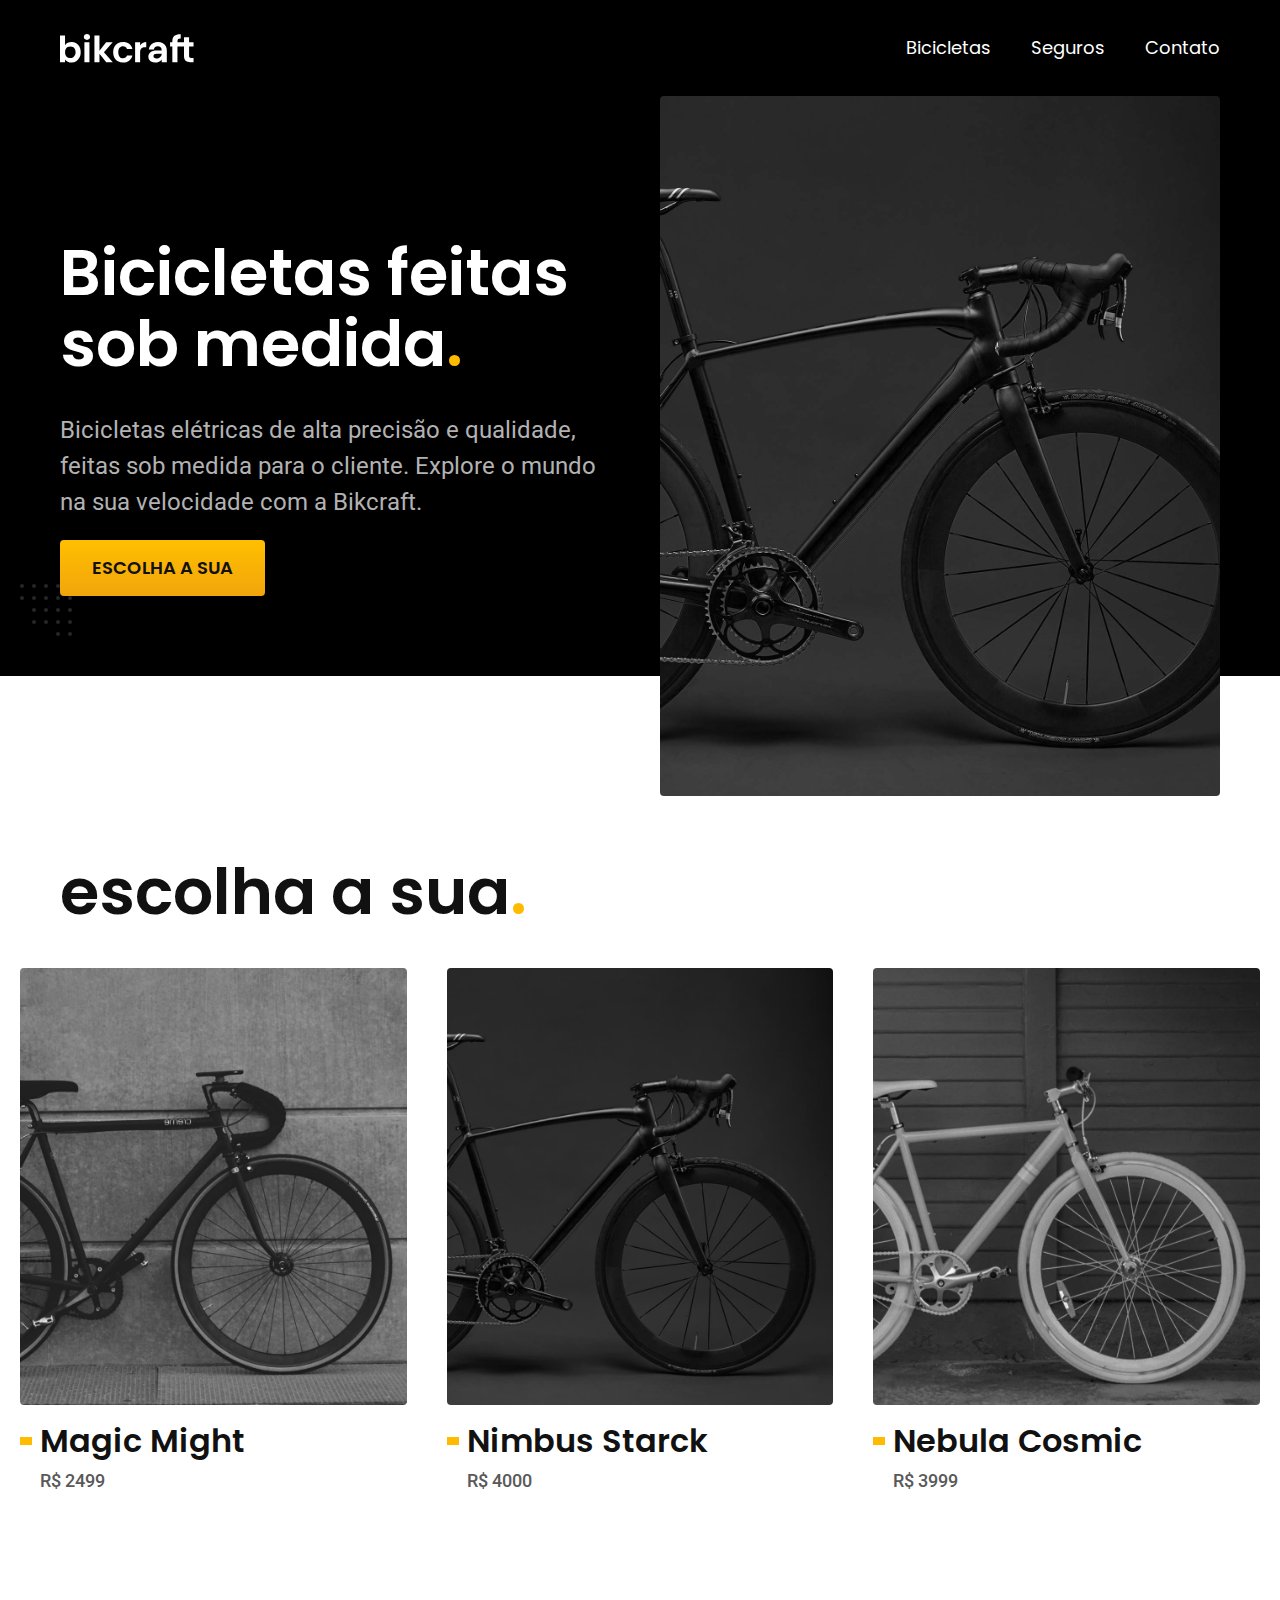
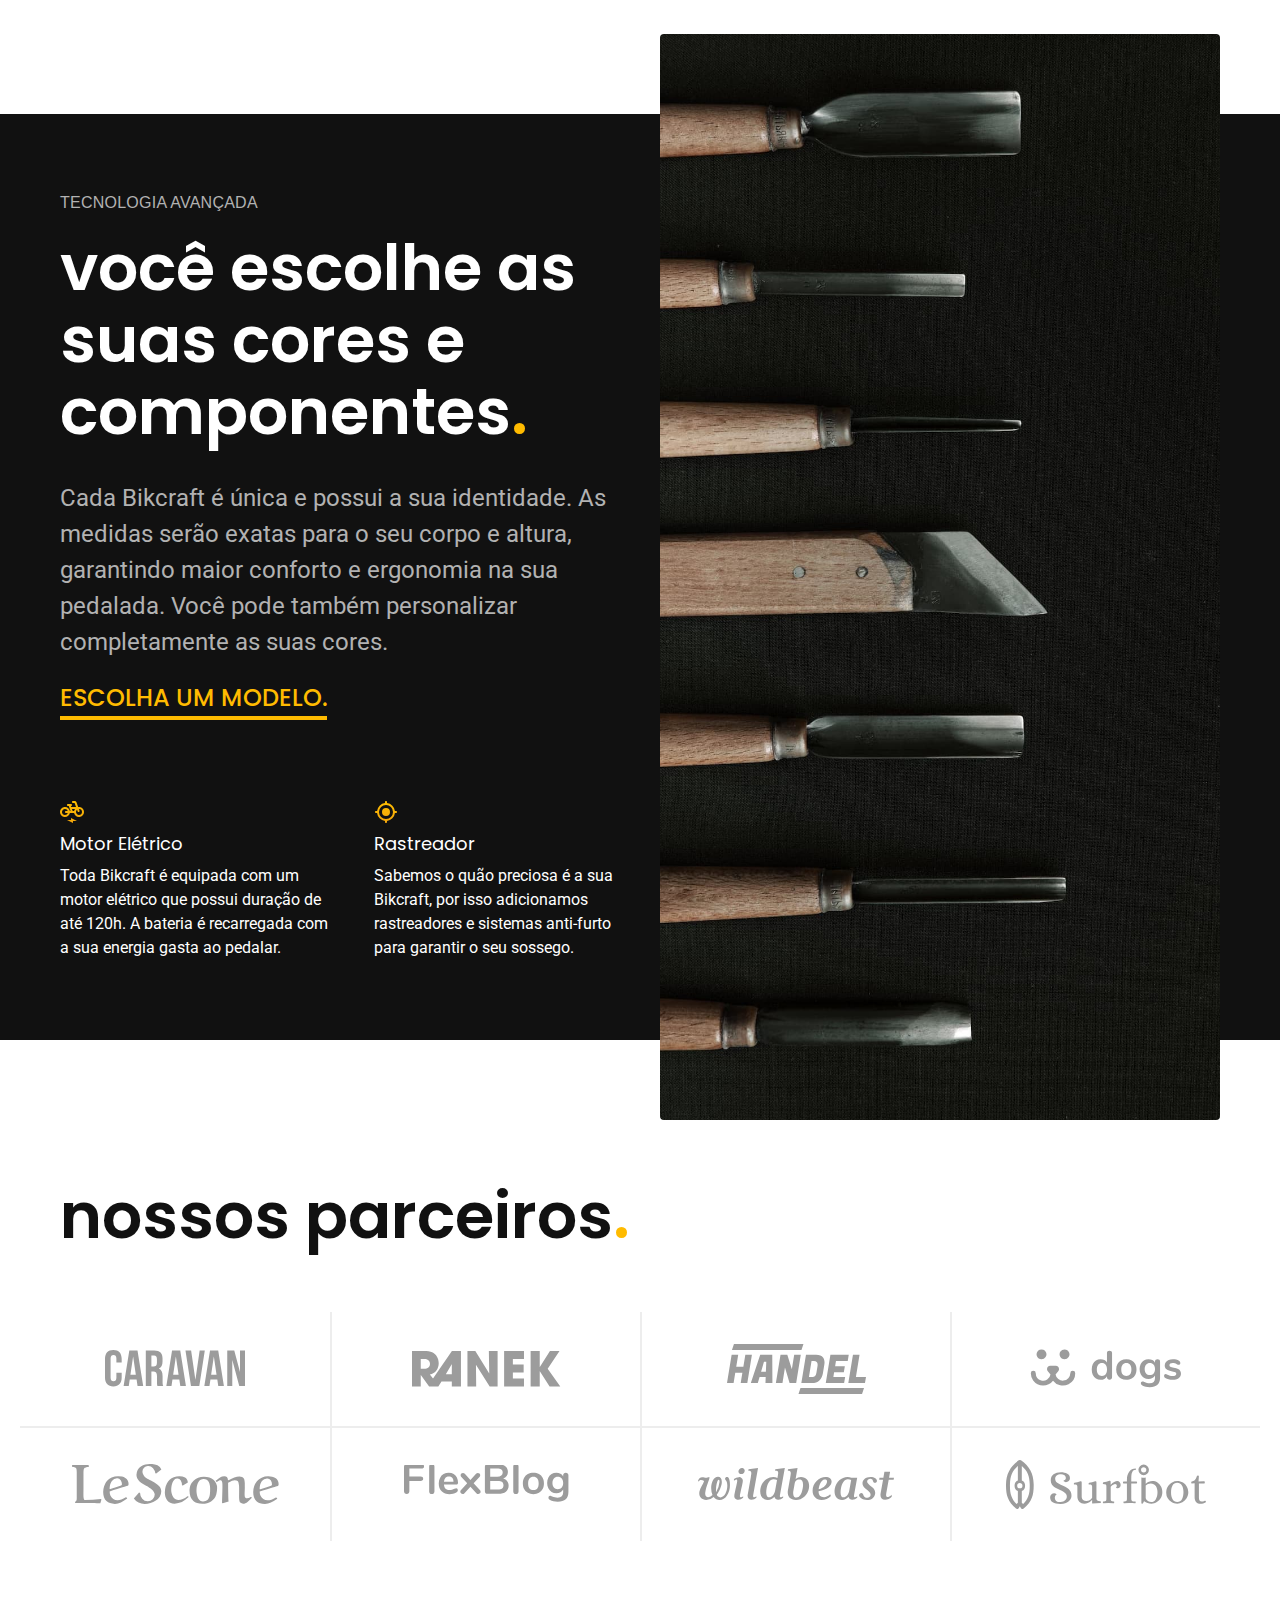
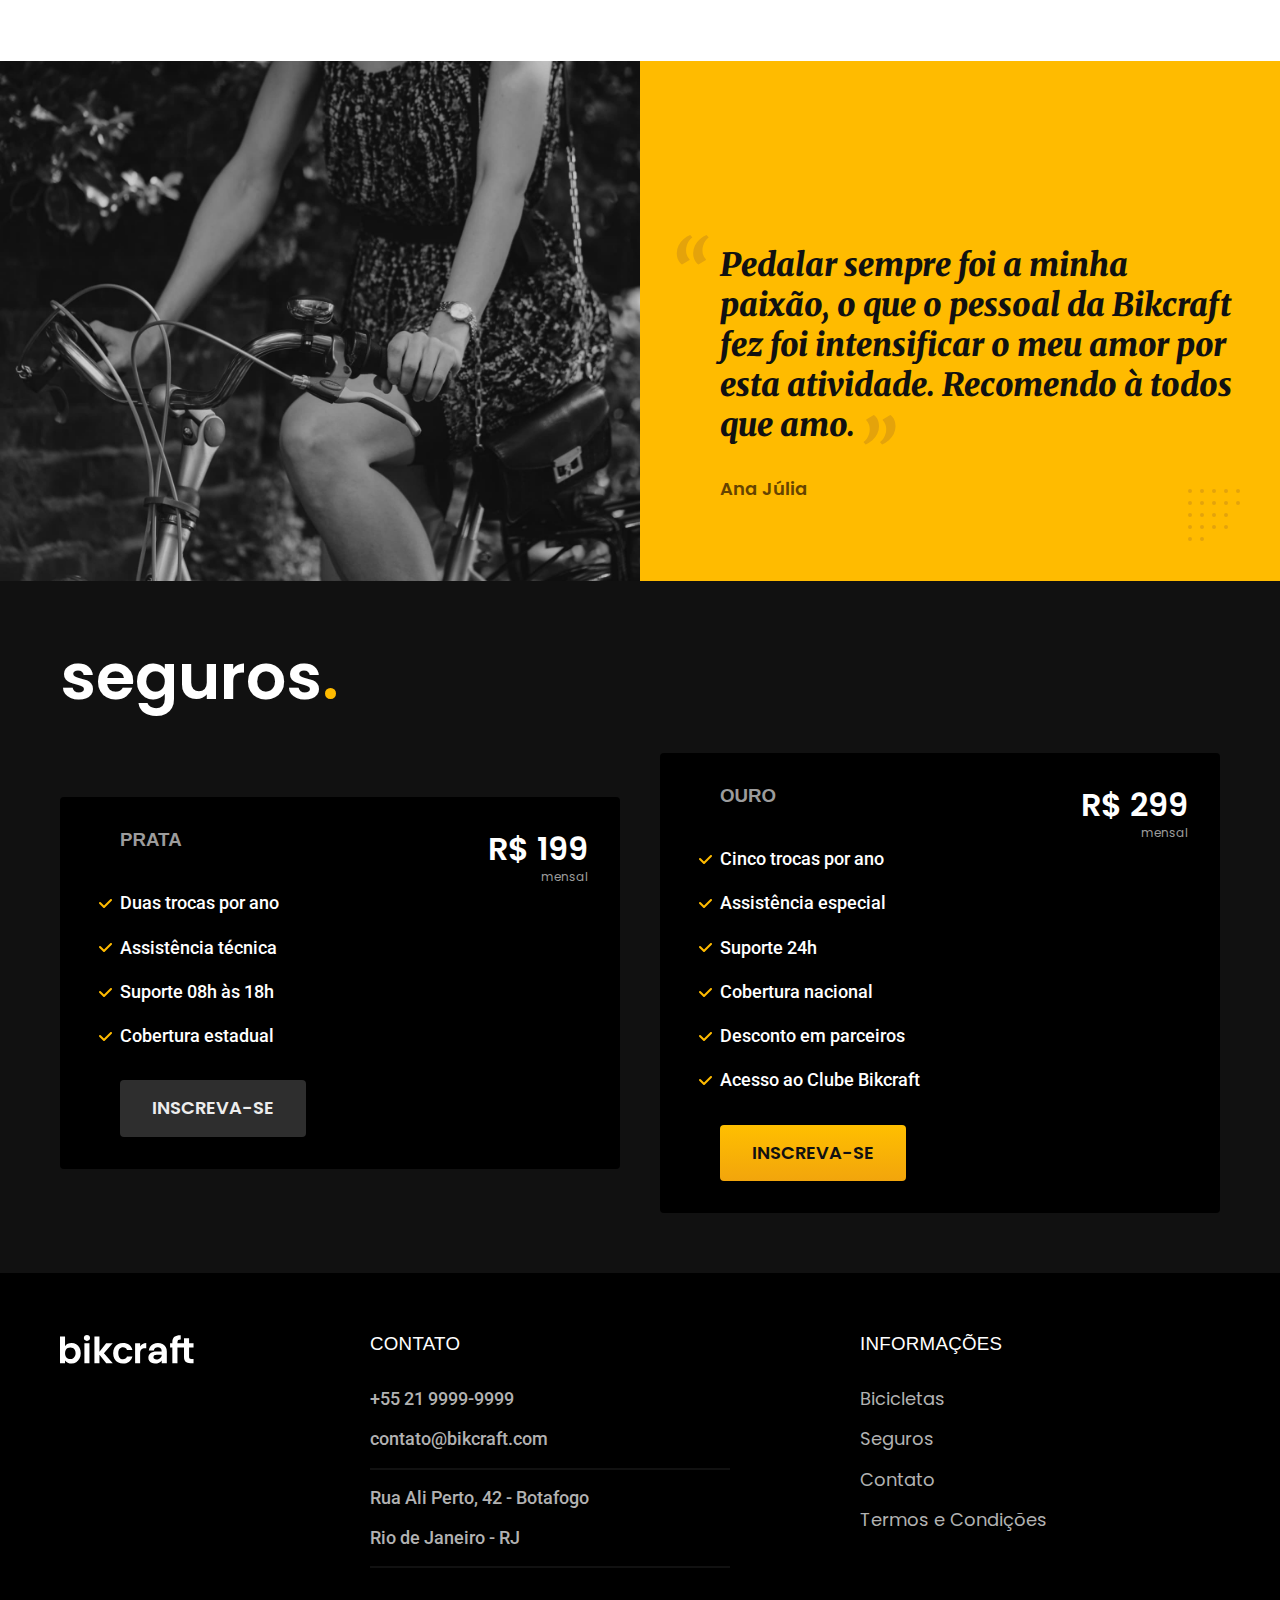
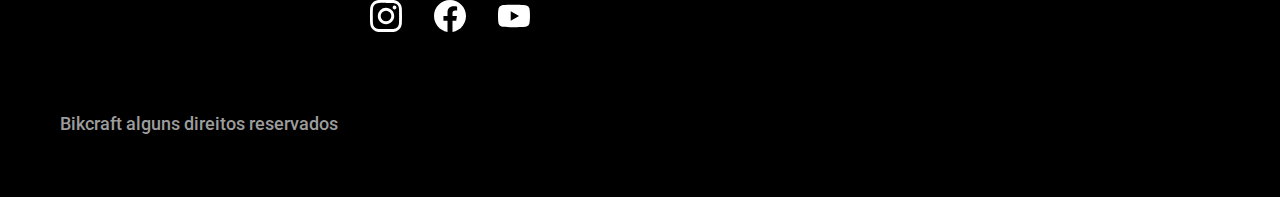
<file: index.html>
<!DOCTYPE html>
<html lang="pt-br">

<head>
  <meta charset="UTF-8">
  <meta name="viewport" content="width=device-width, initial-scale=1.0">
  <title>Bikcraft - Bicicletas Elétricas</title>
  <meta name="description" content="Bicicletas elétricas de alta precisão e qualidade, feitas sob medida para o cliente. Explore o mundo na sua velocidade com a Bikcraft.">

  <link rel="preload" href="./css/style.css" as="style">
  <link rel="stylesheet" href="./css/style.css">

  <link rel="preconnect" href="https://fonts.googleapis.com">
  <link rel="preconnect" href="https://fonts.gstatic.com" crossorigin>
  <link href="https://fonts.googleapis.com/css2?family=Merriweather:ital,wght@1,900&family=Poppins:wght@400;600&family=Roboto:wght@400;500&display=swap" rel="stylesheet">
</head>

<body>
  <header class="header-bg">
    <div class="header container">
      <a href="./">
        <img src="./img/bikcraft.svg" width="136" height="32" alt="Bikcraft">
      </a>

      <nav aria-label="primaria">
        <ul class="header-menu font-1-m cor-0">
          <li><a href="./bicicletas.html">Bicicletas</a></li>
          <li><a href="./seguros.html">Seguros</a></li>
          <li><a href="./contato.html">Contato</a></li>
        </ul>
      </nav>
    </div>
  </header>

  <main class="introducao-bg">
    <div class="introducao container">
      <div class="introducao-conteudo">
        <h1 class="font-1-xxl cor-0 ">Bicicletas feitas sob medida<span class="cor-p1">.</span></h1>
        <p class="font-2-l cor-5">Bicicletas elétricas de alta precisão e qualidade, feitas sob medida para o cliente. Explore o mundo na sua velocidade com a Bikcraft.</p>
        <a class="botao" href="./bicicletas.html">Escolha a sua</a>
      </div>
      <picture>
        <source media="(max-width: 800px)" srcset="./img/bicicletas/nimbus.jpg">
          <img src="./img/fotos/introducao.jpg" width="1280" height="1600" alt="Bicicleta elétrica preta" .>
      </picture>
    </div>
  </main>

  <article class="bicicletas-listas">
    <h2 class="font-1-xxl container">escolha a sua<span class="cor-p1">.</span></h2>

    <ul>
      <li>
        <a href="./bicicletas/magic.html">
          <img src="./img/bicicletas/magic-home.jpg" width="900" height="1040" alt="Bicicleta preta">
          <h3 class="font-1-xl">Magic Might</h3>
          <span class="font-2-m cor-8">R$ 2499</span>
        </a>
      </li>

      <li>
        <a href="./bicicletas/nimbus.html">
          <img src="./img/bicicletas/nimbus-home.jpg" width="900" height="1040" alt="Bicicleta preta">
          <h3 class="font-1-xl">Nimbus Starck</h3>
          <span class="font-2-m cor-8">R$ 4000</span>
        </a>
      </li>

      <li>
        <a href="./bicicletas/nebula.html">
          <img src="./img/bicicletas/nebula-home.jpg" width="900" height="1040" alt="Bicicleta preta">
          <h3 class="font-1-xl">Nebula Cosmic</h3>
          <span class="font-2-m cor-8">R$ 3999</span>
        </a>
      </li>
    </ul>
  </article>

  <article class="tecnologia-bg">
    <div class="tecnologia container">
      <div class="tecnologia-conteudo">
        <span class="font-2-l-b cor-5">Tecnologia Avançada</span>
        <h2 class="font-1-xxl cor-0">você escolhe as suas cores e componentes<span class="cor-p1">.</span></h2>
        <p class="font-2-l cor-5">Cada Bikcraft é única e possui a sua identidade. As medidas serão exatas para o seu corpo e altura, garantindo maior conforto e ergonomia na sua pedalada. Você pode também personalizar completamente as suas cores.</p>
        <a class="link" href="./bicicletas.html">Escolha um modelo.</a>

        <div class="tecnologia-vantagens">
          <div>
            <img src="./img/icones/eletrica.svg" width="24" height="24" alt="">
            <h3 class="font-1-m cor-0">Motor Elétrico</h3>
            <p class="font-2-s cor-0">Toda Bikcraft é equipada com um motor elétrico que possui duração de até 120h. A bateria é recarregada com a sua energia gasta ao pedalar.</p>
          </div>
          <div>
            <img src="./img/icones/rastreador.svg" width="24" height="24" alt="">
            <h3 class="font-1-m cor-0">Rastreador</h3>
            <p class="font-2-s cor-0">Sabemos o quão preciosa é a sua Bikcraft, por isso adicionamos rastreadores e sistemas anti-furto para garantir o seu sossego.</p>
          </div>
        </div>
      </div>

      <div class="tecnologia-imagem">
        <img src="./img/fotos/tecnologia.jpg" width="1200" height="1920" alt="">
      </div>
    </div>
  </article>

  <section class="parceiros" aria-label="Nossos Parceiros">
    <h2 class="font-1-xxl container">nossos parceiros<span class="cor-p1">.</span></h2>

    <ul>
      <li><img src="./img/parceiros/caravan.svg" width="140" height="38" alt="Caravan"></li>
      <li><img src="./img/parceiros/ranek.svg" width="149" height="36" alt="Ranek"></li>
      <li><img src="./img/parceiros/handel.svg" width="139" height="50" alt="Handel"></li>
      <li><img src="./img/parceiros/dogs.svg" width="152" height="39" alt="Dogs"></li>
      <li><img src="./img/parceiros/lescone.svg" width="208" height="41" alt="Lescone"></li>
      <li><img src="./img/parceiros/flexblog.svg" width="165" height="38" alt="Flexblog"></li>
      <li><img src="./img/parceiros/wildbeast.svg" width="196" height="34" alt="Wildbeast"></li>
      <li><img src="./img/parceiros/surfbot.svg" width="200" height="49" alt="Surfbot"></li>
    </ul>
  </section>

  <section class="depoimento" aria-label="Depoimento">
    <div>
      <img src="./img/fotos/depoimento.jpg" width="1560" height="1360 alt="Pessoa pedalando uma bicicleta">
    </div>
    <div class="depoimento-conteudo">
      <blockquote class="font-1-xl cor-p5">
        <p>Pedalar sempre foi a minha paixão, o que o pessoal da Bikcraft fez foi intensificar o meu amor por esta atividade. Recomendo à todos que amo.</p>
      </blockquote>
      <span class="font-1-m-b cor-p4">Ana Júlia</span>
    </div>
  </section>

  <article class="seguros-bg">
    <div class="seguros container">
      <h2 class="font-1-xxl cor-0">seguros<span class="cor-p1">.</span></h2>
      <div class="seguros-item">
        <h3 class="font-1-x1 cor-6">PRATA</h3>
        <span class="font-1-xl cor-0">R$ 199 <span class="font-1-xs cor-6">mensal</span></span>
        <ul class="font-2-m cor-0">
          <li>Duas trocas por ano</li>
          <li>Assistência técnica</li>
          <li>Suporte 08h às 18h</li>
          <li>Cobertura estadual</li>
        </ul>
        <a class="botao secundario" href="./orcamento.html">Inscreva-se</a>
      </div>

      <div class="seguros-item">
        <h3 class="font-1-x1 cor-6">OURO</h3>
        <span class="font-1-xl cor-0">R$ 299 <span class="font-1-xs cor-6">mensal</span></span>
        <ul class="font-2-m cor-0">
          <li>Cinco trocas por ano</li>
          <li>Assistência especial</li>
          <li>Suporte 24h</li>
          <li>Cobertura nacional</li>
          <li>Desconto em parceiros</li>
          <li>Acesso ao Clube Bikcraft</li>
        </ul>
        <a class="botao" href="./orcamento.html">Inscreva-se</a>
      </div>
  </article>

  <footer class="footer-bg">
    <div class="footer container">
      <img src="./img/bikcraft.svg" width="136" height="32 alt="Bikcraft">
      <div class="footer-contato">
        <h3 class="font-2-l-b cor-0">Contato</h3>
        <ul class="font-2-m cor-5">
          <li><a href="tel:+552199999999">+55 21 9999-9999</a></li>
          <li><a href="mailto:contato@bikcraft.com">contato@bikcraft.com</a></li>
          <li>Rua Ali Perto, 42 - Botafogo</li>
          <li>Rio de Janeiro - RJ</li>
        </ul>
        <div class="footer-redes">
          <a href="./">
            <img src="./img/redes/instagram.svg" width="32" height="32" alt="Instagram">
          </a>
          <a href="./">
            <img src="./img/redes/facebook.svg" width="32" height="32" alt="Facebook">
          </a>
          <a href="./">
            <img src="./img/redes/youtube.svg" width="32" height="32" alt="Youtube">
          </a>
        </div>
      </div>
      <div class="footer-informacoes">
        <h3 class="font-2-l-b cor-0">Informações</h3>
        <nav>
          <ul class="font-1-m cor-5">
            <li><a href="./bicicletas.html">Bicicletas</a></li>
            <li><a href="./seguros.html">Seguros</a></li>
            <li><a href="./contato.html">Contato</a></li>
            <li><a href="./termos.html">Termos e Condições</a></li>
          </ul>
        </nav>
      </div>
      <p class="footer-copy font-2-m cor-6">Bikcraft alguns direitos reservados</p>
    </div>
  </footer>
</body>

</html>
</file>
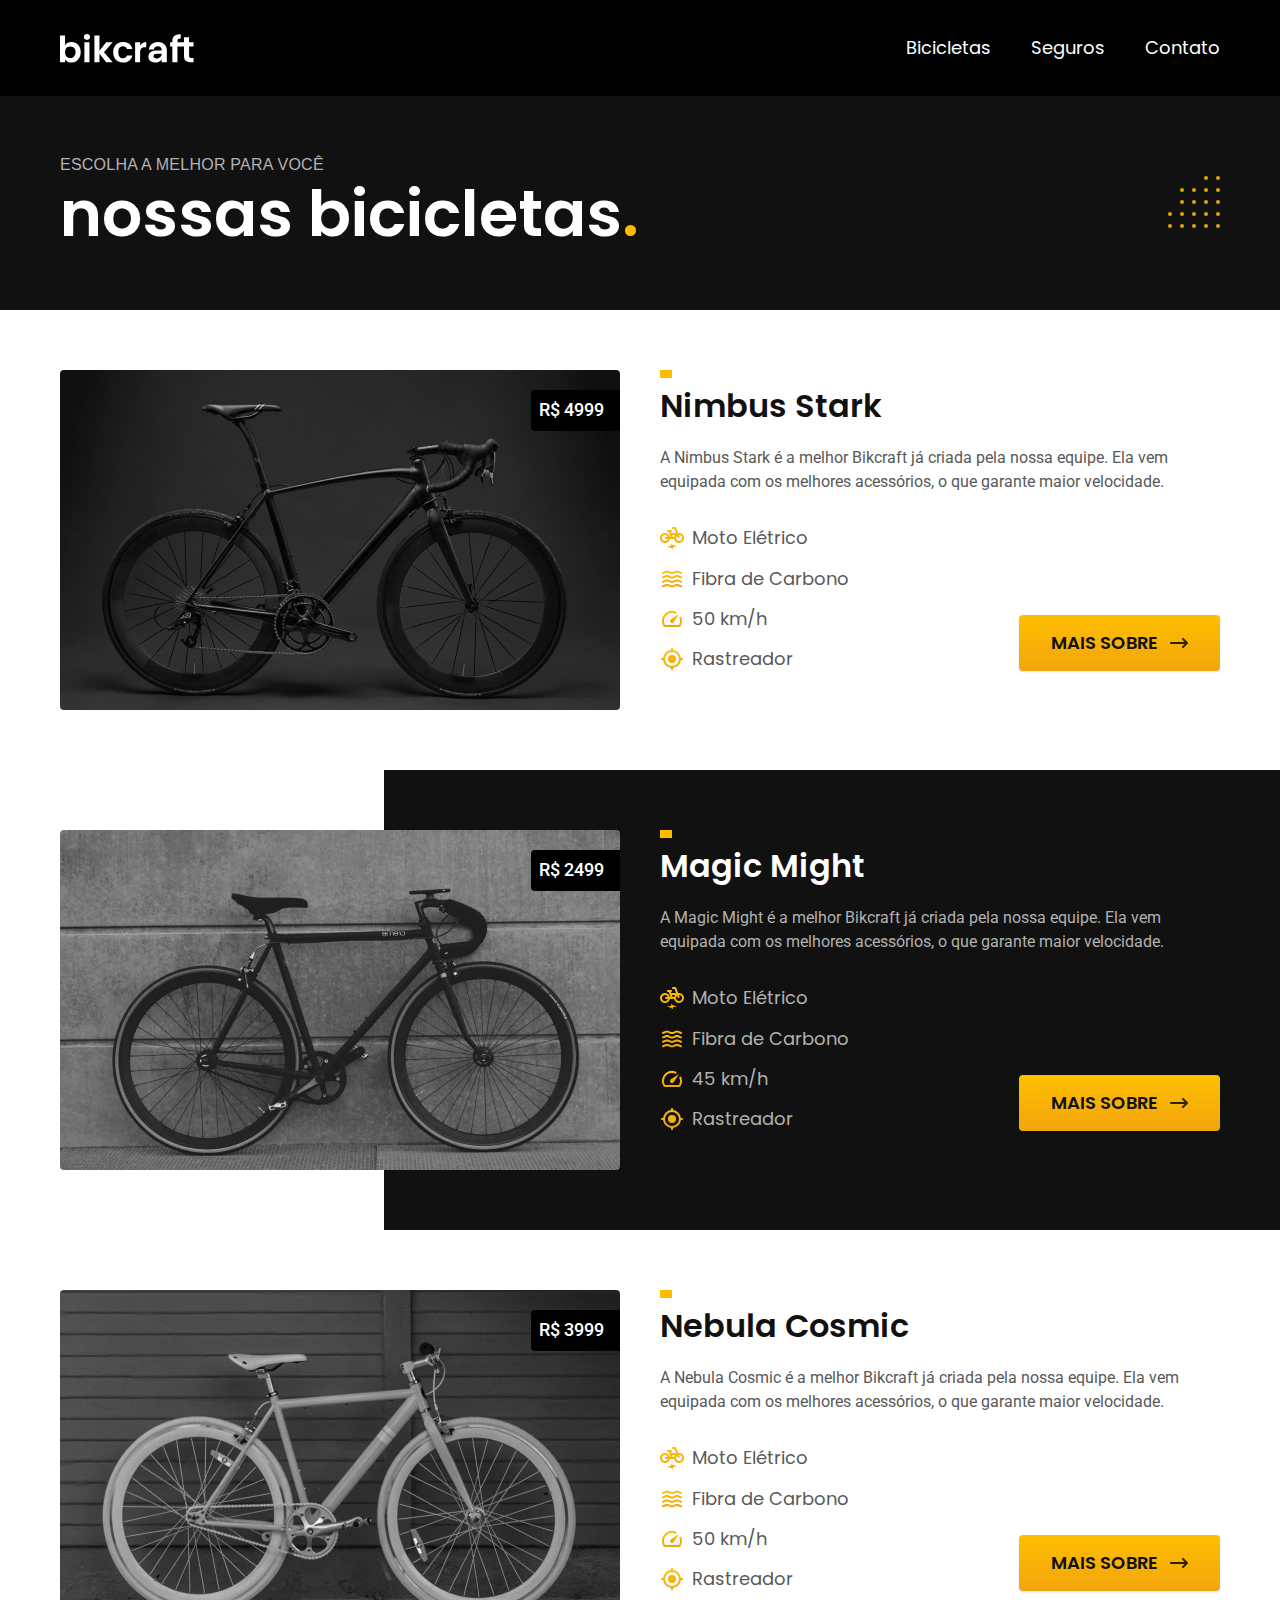
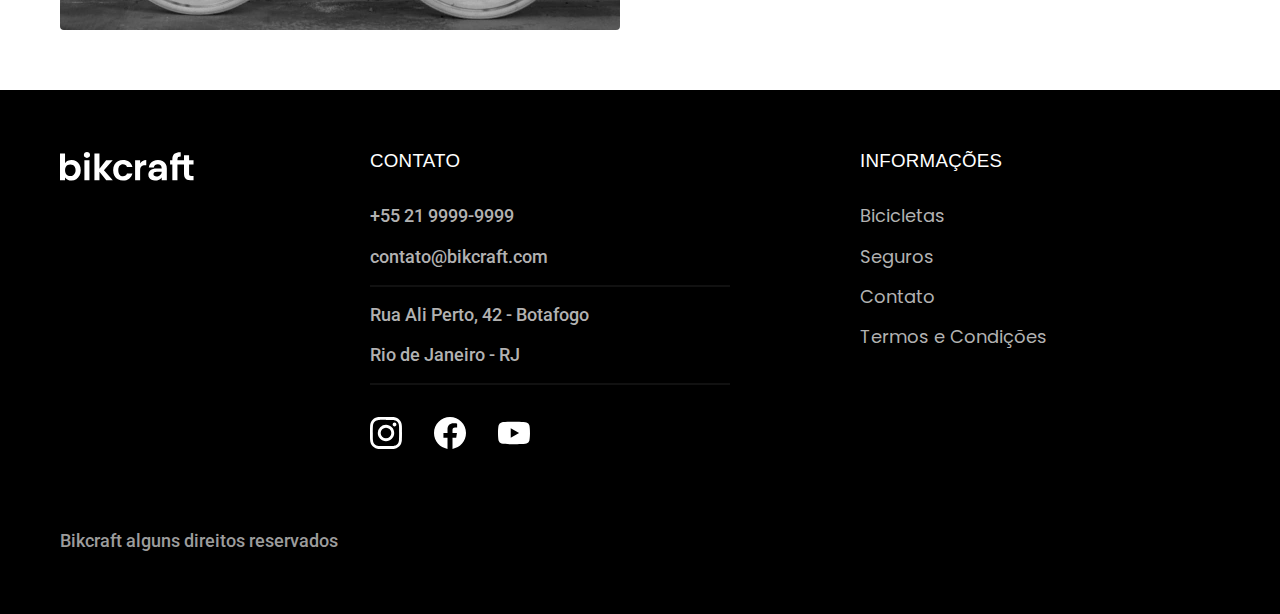
<file: bicicletas.html>
<!DOCTYPE html>
<html lang="pt-br">

<head>
  <meta charset="UTF-8">
  <meta name="viewport" content="width=device-width, initial-scale=1.0">
  <title>Bikcraft - Bicicletas Elétricas</title>
  <meta name="description" content="Bicicletas elétricas de alta precisão e qualidade, feitas sob medida para o cliente. Explore o mundo na sua velocidade com a Bikcraft.">

  <link rel="preload" href="./css/style.css" as="style">
  <link rel="stylesheet" href="./css/style.css">

  <link rel="preconnect" href="https://fonts.googleapis.com">
  <link rel="preconnect" href="https://fonts.gstatic.com" crossorigin>
  <link href="https://fonts.googleapis.com/css2?family=Merriweather:ital,wght@1,900&family=Poppins:wght@400;600&family=Roboto:wght@400;500&display=swap" rel="stylesheet">
</head>

<body id="bicicletas">
  <header class="header-bg">
    <div class="header container">
      <a href="./">
        <img src="./img/bikcraft.svg" width="136" height="32" alt="Bikcraft">
      </a>

      <nav aria-label="primaria">
        <ul class="header-menu font-1-m cor-0">
          <li><a href="./bicicletas.html">Bicicletas</a></li>
          <li><a href="./seguros.html">Seguros</a></li>
          <li><a href="./contato.html">Contato</a></li>
        </ul>
      </nav>
    </div>
  </header>

  <main>
    <div class="titulo-bg">
      <div class="titulo container">
        <p class="font-2-l-b cor-5">Escolha a melhor para você</p>
        <h1 class="font-1-xxl cor-0">nossas bicicletas<span class="cor-p1">.</span></h1>
      </div>
    </div>

    <div class="bicicletas container">
      <div class="bicicletas-imagens">
        <img src="./img/bicicletas/nimbus.jpg" width="1120" height="680" alt="Bicicleta preta">
        <span class="font-2-m cor-0">R$ 4999</span>
      </div>

      <div class="bicicletas-conteudo">
        <h2 class="font-1-xl">Nimbus Stark</h2>
        <p class="font-2-s cor-8">A Nimbus Stark é a melhor Bikcraft já criada pela nossa equipe. Ela vem equipada com os melhores acessórios, o que garante maior velocidade.</p>
        <ul class="font-1-m cor-8">
          <li><img src="./img/icones/eletrica.svg" width="32" height="32" alt="">
            Moto Elétrico
          </li>
          <li><img src="./img/icones/carbono.svg" width="32" height="32" alt="">
            Fibra de Carbono
          </li>
          <li><img src="./img/icones/velocidade.svg" width="32" height="32" alt="">
            50 km/h
          </li>
          <li><img src="./img/icones/rastreador.svg" width="32" height="32" alt="">
            Rastreador
          </li>
        </ul>
        <a class="botao seta" href="./bicicletas/nimbus.html">Mais Sobre</a>
      </div>
    </div>

    <div class="bicicletas-bg">
      <div class="bicicletas container">
        <div class="bicicletas-imagens">
          <img src="./img/bicicletas/magic.jpg" width="1120" height="680" alt="Bicicleta preta">
          <span class="font-2-m cor-0">R$ 2499</span>
        </div>
        <div class="bicicletas-conteudo">
          <h2 class="font-1-xl cor-0">Magic Might</h2>
          <p class="font-2-s cor-5">A Magic Might é a melhor Bikcraft já criada pela nossa equipe. Ela vem equipada com os melhores acessórios, o que garante maior velocidade.</p>
          <ul class="font-1-m cor-5">
            <li><img src="./img/icones/eletrica.svg" width="32" height="32" alt="">
              Moto Elétrico
            </li>
            <li><img src="./img/icones/carbono.svg" width="32" height="32" alt="">
              Fibra de Carbono
            </li>
            <li><img src="./img/icones/velocidade.svg" width="32" height="32" alt="">
              45 km/h
            </li>
            <li><img src="./img/icones/rastreador.svg" width="32" height="32" alt="">
              Rastreador
            </li>
          </ul>
          <a class="botao seta" href="./bicicletas/magic.html">Mais Sobre</a>
        </div>
      </div>
    </div>

    <div class="bicicletas container">
      <div class="bicicletas-imagens">
        <img src="./img/bicicletas/nebula.jpg" width="1120" height="680" alt="Bicicleta preta">
        <span class="font-2-m cor-0" cor-0>R$ 3999</span>
      </div>

      <div class="bicicletas-conteudo">
        <h2 class="font-1-xl">Nebula Cosmic</h2>
        <p class="font-2-s cor-8">A Nebula Cosmic é a melhor Bikcraft já criada pela nossa equipe. Ela vem equipada com os melhores acessórios, o que garante maior velocidade.</p>
        <ul class="font-1-m cor-8">
          <li><img src="./img/icones/eletrica.svg" width="32" height="32" alt="">
            Moto Elétrico
          </li>
          <li><img src="./img/icones/carbono.svg" width="32" height="32" alt="">
            Fibra de Carbono
          </li>
          <li><img src="./img/icones/velocidade.svg" width="32" height="32" alt="">
            50 km/h
          </li>
          <li><img src="./img/icones/rastreador.svg" width="32" height="32" alt="">
            Rastreador
          </li>
        </ul>
        <a class="botao seta" href="./bicicletas/nebula.html">Mais Sobre</a>
      </div>
    </div>
  </main>

  <footer class="footer-bg">
    <div class="footer container">
      <img src="./img/bikcraft.svg" width="136" height="32 alt="Bikcraft">
      <div class="footer-contato">
        <h3 class="font-2-l-b cor-0">Contato</h3>
        <ul class="font-2-m cor-5">
          <li><a href="tel:+552199999999">+55 21 9999-9999</a></li>
          <li><a href="mailto:contato@bikcraft.com">contato@bikcraft.com</a></li>
          <li>Rua Ali Perto, 42 - Botafogo</li>
          <li>Rio de Janeiro - RJ</li>
        </ul>
        <div class="footer-redes">
          <a href="./">
            <img src="./img/redes/instagram.svg" width="32" height="32" alt="Instagram">
          </a>
          <a href="./">
            <img src="./img/redes/facebook.svg" width="32" height="32" alt="Facebook">
          </a>
          <a href="./">
            <img src="./img/redes/youtube.svg" width="32" height="32" alt="Youtube">
          </a>
        </div>
      </div>
      <div class="footer-informacoes">
        <h3 class="font-2-l-b cor-0">Informações</h3>
        <nav>
          <ul class="font-1-m cor-5">
            <li><a href="./bicicletas.html">Bicicletas</a></li>
            <li><a href="./seguros.html">Seguros</a></li>
            <li><a href="./contato.html">Contato</a></li>
            <li><a href="./termos.html">Termos e Condições</a></li>
          </ul>
        </nav>
      </div>
      <p class="footer-copy font-2-m cor-6">Bikcraft alguns direitos reservados</p>
    </div>
  </footer>
</body>

</html>
</file>
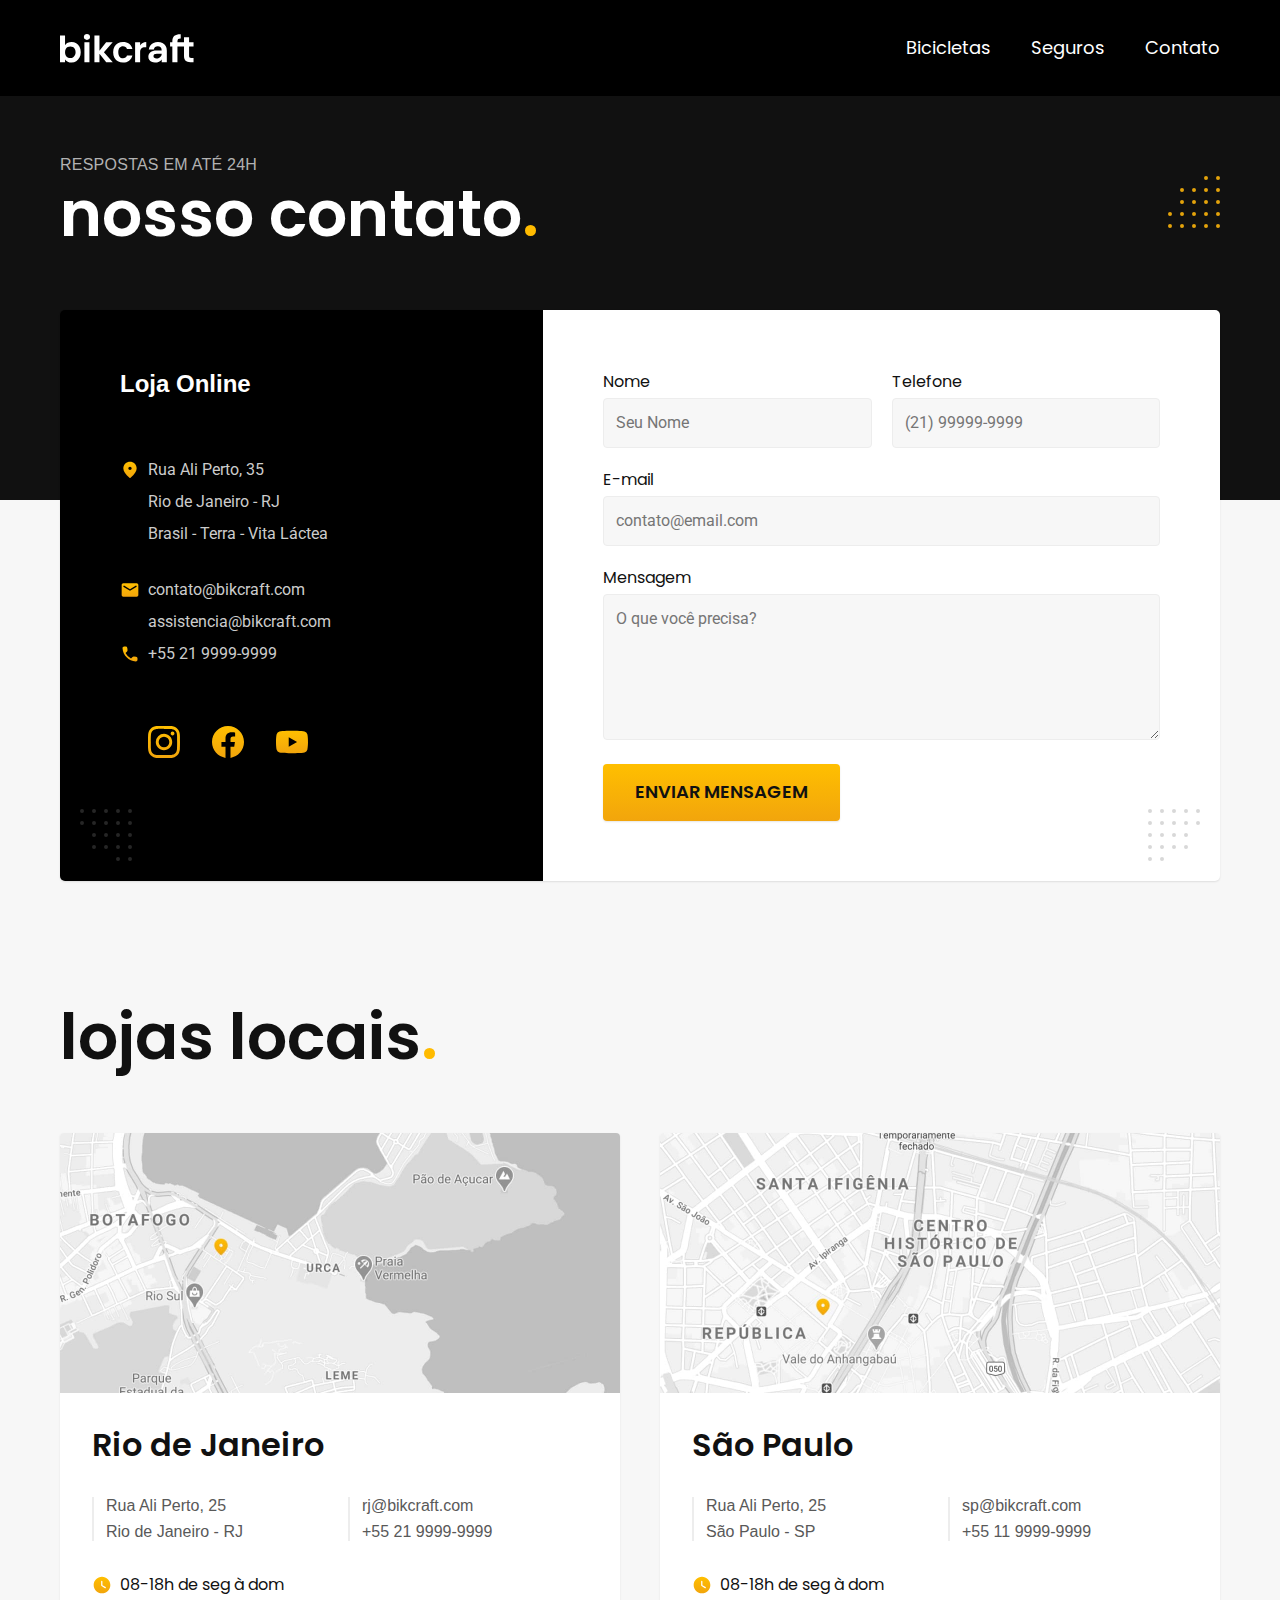
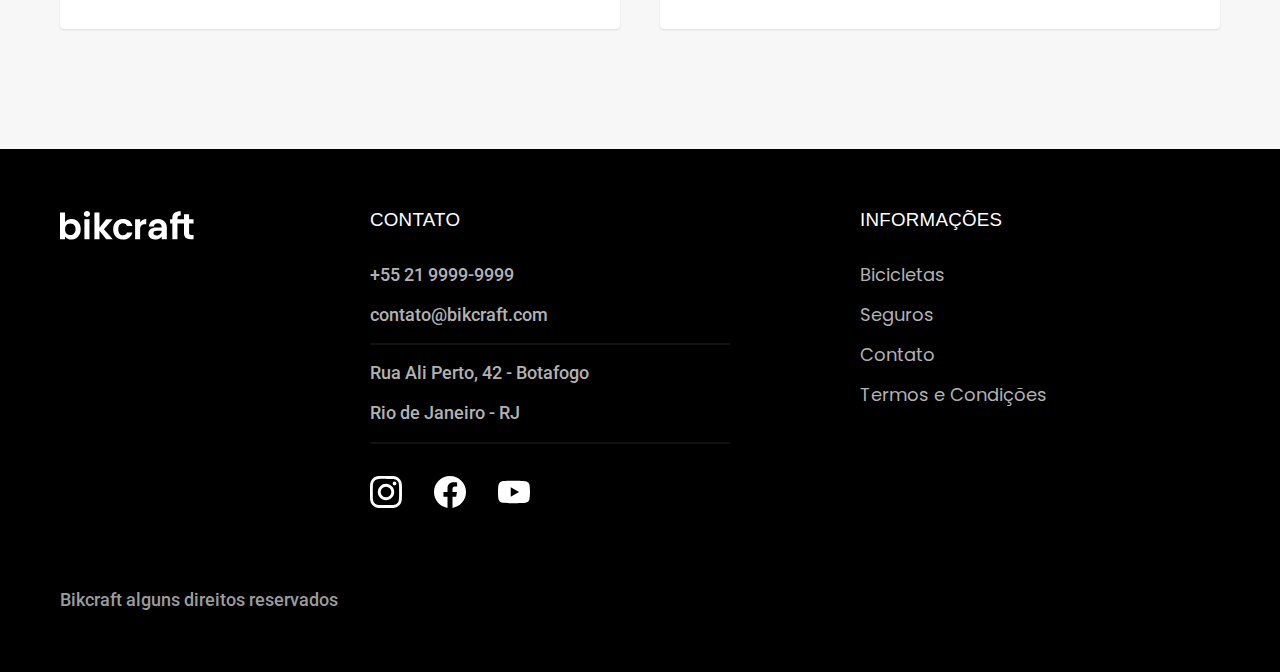
<file: contato.html>
<!DOCTYPE html>
<html lang="pt-br">

<head>
  <meta charset="UTF-8">
  <meta name="viewport" content="width=device-width, initial-scale=1.0">
  <title>Contato | Bikcraft</title>
  <meta name="description" content="Contato.">

  <link rel="preload" href="./css/style.css" as="style">
  <link rel="stylesheet" href="./css/style.css">
  <link rel="preconnect" href="https://fonts.googleapis.com">
  <link rel="preconnect" href="https://fonts.gstatic.com" crossorigin>
  <link href="https://fonts.googleapis.com/css2?family=Merriweather:ital,wght@1,900&family=Poppins:wght@400;600&family=Roboto:wght@400;500&display=swap" rel="stylesheet">
</head>

<body id="contato">
  <header class="header-bg">
    <div class="header container">
      <a href="./">
        <img src="./img/bikcraft.svg" alt="Bikcraft">
      </a>

      <nav aria-label="primaria">
        <ul class="header-menu font-1-m cor-0">
          <li><a href="./bicicletas.html">Bicicletas</a></li>
          <li><a href="./seguros.html">Seguros</a></li>
          <li><a href="./contato.html">Contato</a></li>
        </ul>
      </nav>
    </div>
  </header>

  <main>
    <div class="titulo-bg">
      <div class="titulo container">
        <p class="font-2-l-b cor-5">Respostas em até 24h</p>
        <h1 class="font-1-xxl cor-0">nosso contato<span class="cor-p1">.</span></h1>
      </div>
    </div>

    <div class="contato container">
      <section class="contato-dados" aria-label="Endereço">
        <h2 class="font-10-m cor-0">Loja Online</h2>
        <div class="contato-endereco font-2-s cor-4">
          <p>Rua Ali Perto, 35</p>
          <p>Rio de Janeiro - RJ</p>
          <p>Brasil - Terra - Vita Láctea</p>
        </div>

        <address class="contato-meios font-2-s cor-4">
          <a href="mailto:contato@bikcraft.com">contato@bikcraft.com</a>
          <a href="mailto:assistencia@bikcraft.com">assistencia@bikcraft.com</a>
          <a href="tel:+552199999999">+55 21 9999-9999</a>
        </address>

        <div class="contato-redes">
          <a href="./">
            <img src="./img/redes/instagram-p.svg" alt="Instagram">
          </a>
          <a href="./">
            <img src="./img/redes/facebook-p.svg" alt="Facebook">
          </a>
          <a href="./">
            <img src="./img/redes/youtube-p.svg" alt="Youtube">
          </a>
        </div>
      </section>

      <section class="contato-formulario" aria-label="Formulário">
        <form class="form" action="./contato.html">
          <div>
            <label for="nome">Nome</label>
            <input type="text" id="nome" name="nome" placeholder="Seu Nome">
          </div>
          <div>
            <label for="telefone">Telefone</label>
            <input type="text" id="telefone" name="telefone" placeholder="(21) 99999-9999">
          </div>
          <div class="col-2">
            <label for="email">E-mail</label>
            <input type="email" id="email" name="email" placeholder="contato@email.com">
          </div>
          <div class="col-2">
            <label for="mensagem">Mensagem</label>
            <textarea rows="5" id="mensagem" name="mensagem" placeholder="O que você precisa?"></textarea>
          </div>
          <button class="botao col-2">Enviar Mensagem</button>
        </form>
      </section>
    </div>
  </main>

  <article class="lojas container">
    <h2 class="font-1-xxl">lojas locais<span class="cor-p1">.</span></h2>
    <div class="lojas-item">
      <img src="./img/lojas/rj.jpg" alt="mapa marcando o endereço em Rua Ali Perto, 25 - Rio de Janeiro - RJ">
      <div class="lojas-conteudo">
        <h3 class="font-1-xl">Rio de Janeiro</h3>
        <div class="lojas-dados font-2-a cor-8">
          <p>Rua Ali Perto, 25</p>
          <p>Rio de Janeiro - RJ</p>
        </div>
        <div class="lojas-dados font-2-a cor-8">
          <a href="mailto:rj@bikcraft.com">rj@bikcraft.com</a>
          <a href="tel:+552199999999">+55 21 9999-9999</a>
        </div>
        <p class="lojas-tempo font-1-s"><img src="./img/icones/horario.svg" alt=""> 08-18h de seg à dom</p>
      </div>
    </div>
    <div class="lojas-item">
      <img src="./img/lojas/sp.jpg" alt="mapa marcando o endereço em Rua Ali Perto, 25 - São Paulo - SP">
      <div class="lojas-conteudo">
        <h3 class="font-1-xl">São Paulo</h3>
        <div class="lojas-dados font-2-a cor-8">
          <p>Rua Ali Perto, 25</p>
          <p>São Paulo - SP</p>
        </div>
        <div class="lojas-dados font-2-a cor-8">
          <a href="mailto:sp@bikcraft.com">sp@bikcraft.com</a>
          <a href="tel:+551199999999">+55 11 9999-9999</a>
        </div>
        <p class="lojas-tempo font-1-s"><img src="./img/icones/horario.svg" alt=""> 08-18h de seg à dom</p>
      </div>
    </div>
  </article>


  <footer class="footer-bg">
    <div class="footer container">
      <img src="./img/bikcraft.svg" alt="Bikcraft">
      <div class="footer-contato">
        <h3 class="font-2-l-b cor-0">Contato</h3>
        <ul class="font-2-m cor-5">
          <li><a href="tel:+552199999999">+55 21 9999-9999</a></li>
          <li><a href="mailto:contato@bikcraft.com">contato@bikcraft.com</a></li>
          <li>Rua Ali Perto, 42 - Botafogo</li>
          <li>Rio de Janeiro - RJ</li>
        </ul>
        <div class="footer-redes">
          <a href="./">
            <img src="./img/redes/instagram.svg" alt="Instagram">
          </a>
          <a href="./">
            <img src="./img/redes/facebook.svg" alt="Facebook">
          </a>
          <a href="./">
            <img src="./img/redes/youtube.svg" alt="Youtube">
          </a>
        </div>
      </div>
      <div class="footer-informacoes">
        <h3 class="font-2-l-b cor-0">Informações</h3>
        <nav>
          <ul class="font-1-m cor-5">
            <li><a href="./bicicletas.html">Bicicletas</a></li>
            <li><a href="./seguros.html">Seguros</a></li>
            <li><a href="./contato.html">Contato</a></li>
            <li><a href="./termos.html">Termos e Condições</a></li>
          </ul>
        </nav>
      </div>
      <p class="footer-copy font-2-m cor-6">Bikcraft alguns direitos reservados</p>
    </div>
  </footer>
</body>

</html>
</file>
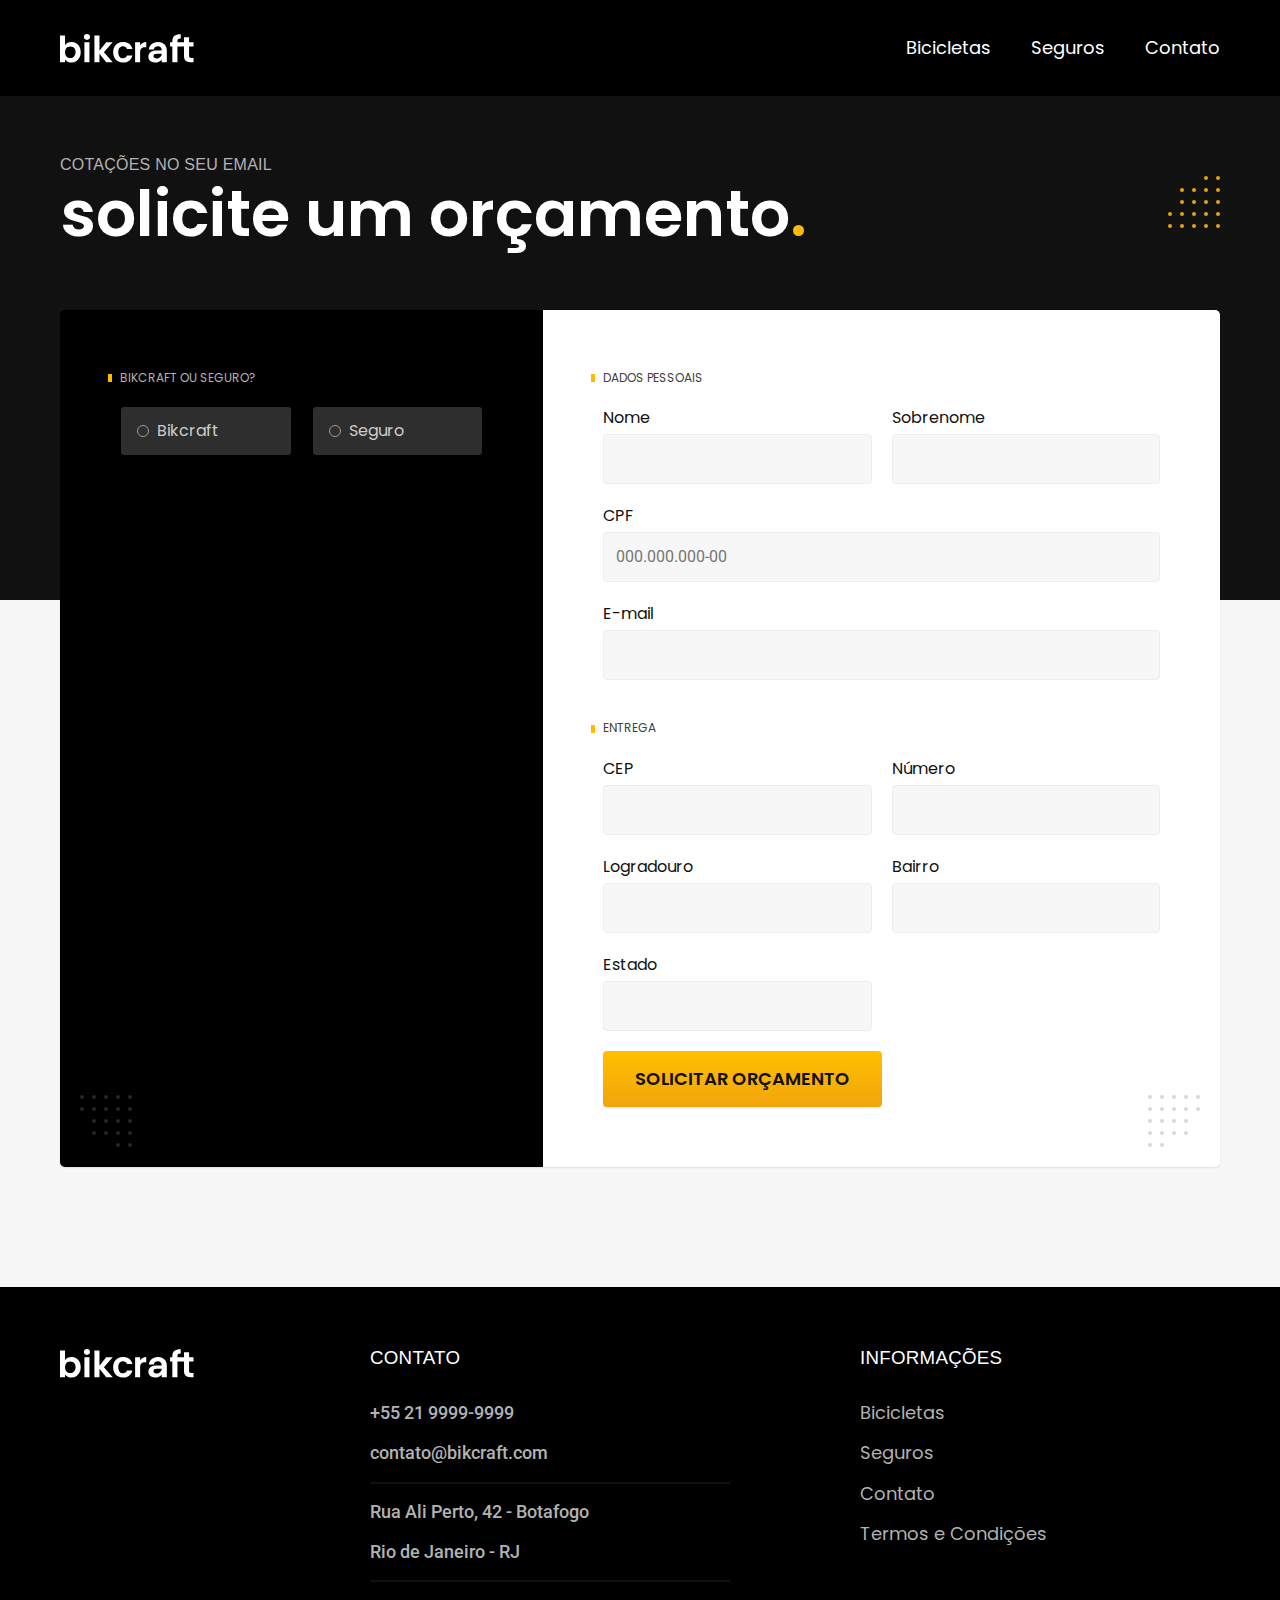
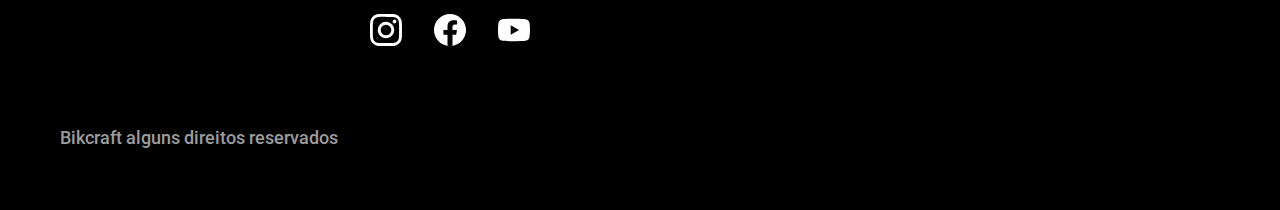
<file: orcamento.html>
<!DOCTYPE html>
<html lang="pt-br">

<head>
  <meta charset="UTF-8">
  <meta name="viewport" content="width=device-width, initial-scale=1.0">
  <title>Orçamento | Bikcraft</title>
  <meta name="description" content="Orçamento.">

  <link rel="preload" href="./css/style.css" as="style">
  <link rel="stylesheet" href="./css/style.css">
  <link rel="preconnect" href="https://fonts.googleapis.com">
  <link rel="preconnect" href="https://fonts.gstatic.com" crossorigin>
  <link href="https://fonts.googleapis.com/css2?family=Merriweather:ital,wght@1,900&family=Poppins:wght@400;600&family=Roboto:wght@400;500&display=swap" rel="stylesheet">
</head>

<body id="orcamento">
  <header class="header-bg">
    <div class="header container">
      <a href="./">
        <img src="./img/bikcraft.svg" alt="Bikcraft">
      </a>

      <nav aria-label="primaria">
        <ul class="header-menu font-1-m cor-0">
          <li><a href="./bicicletas.html">Bicicletas</a></li>
          <li><a href="./seguros.html">Seguros</a></li>
          <li><a href="./contato.html">Contato</a></li>
        </ul>
      </nav>
    </div>
  </header>

  <main>
    <div class="titulo-bg">
      <div class="titulo container">
        <p class="font-2-l-b cor-5">Cotações no seu email</p>
        <h1 class="font-1-xxl cor-0">solicite um orçamento<span class="cor-p1">.</span></h1>
      </div>
    </div>

    <form class="orcamento container" action="./orcamento.html">
      <div class="orcamento-produto">
        <h2 class="font-1-xs cor-5">Bikcraft ou Seguro?</h2>

        <input type="radio" name="tipo" value="bikcraft" id="bikcraft">
        <label for="bikcraft">Bikcraft</label>

        <input type="radio" name="tipo" value="seguro" id="seguro">
        <label for="seguro">Seguro</label>

        <div class="orcamento-conteudo" id="orcamento-bikcraft">
          <h2 class="font-1-xs cor-5">Escolha a sua</h2>

          <input type="radio" name="produto" value="nimbus" id="nimbus">
          <label for="nimbus">Nimbus Stark <span>R$ 4999</span></label>
          <div class="orcamento-detalhes">
            <ul class="font-1-xs cor-8">
              <li><img src="./img/icones/eletrica.svg" alt="">Motor Elétrico</li>
              <li><img src="./img/icones/carbono.svg" alt="">Fibra de Carbono</li>
              <li><img src="./img/icones/velocidade.svg" alt="">50 km/h</li>
              <li><img src="./img/icones/rastreador.svg" alt="">Rastreador</li>
            </ul>
            <img src="./img/bicicletas/nimbus.jpg" alt="Bicicleta Preta">
          </div>

          <input type="radio" name="produto" value="magic" id="magic">
          <label for="magic">Magic Might <span>R$ 2499</span></label>
          <div class="orcamento-detalhes">
            <ul class="font-1-xs cor-8">
              <li><img src="./img/icones/eletrica.svg" alt="">Motor Elétrico</li>
              <li><img src="./img/icones/carbono.svg" alt="">Fibra de Carbono</li>
              <li><img src="./img/icones/velocidade.svg" alt="">45 km/h</li>
              <li><img src="./img/icones/rastreador.svg" alt="">Rastreador</li>
            </ul>
            <img src="./img/bicicletas/magic.jpg" alt="Bicicleta Preta">
          </div>

          <input type="radio" name="produto" value="nebula" id="nebula">
          <label for="nebula">Nebula Cosmic <span>R$ 3999</span></label>
          <div class="orcamento-detalhes">
            <ul class="font-1-xs cor-8">
              <li><img src="./img/icones/eletrica.svg" alt="">Motor Elétrico</li>
              <li><img src="./img/icones/carbono.svg" alt="">Fibra de Carbono</li>
              <li><img src="./img/icones/velocidade.svg" alt="">40 km/h</li>
              <li><img src="./img/icones/rastreador.svg" alt="">Rastreador</li>
            </ul>
            <img src="./img/bicicletas/nebula.jpg" alt="Bicicleta Preta">
          </div>
        </div>

        <div class="orcamento-conteudo" id="orcamento-seguro">
          <h2 class="font-1-xs cor-5">Escolha o plano</h2>

          <input type="radio" name="produto" value="prata" id="prata">
          <label for="prata">Prata <span>R$ 199</span></label>

          <input type="radio" name="produto" value="ouro" id="ouro">
          <label for="ouro">Ouro <span>R$ 299</span></label>
        </div>
      </div>

      <div class="orcamento-dados form">
        <h2 class="font-1-xs cor-9 col-2">dados pessoais</h2>
        <div>
          <label for="nome">Nome</label>
          <input type="text" id="nome" name="nome">
        </div>
        <div>
          <label for="sobrenome">Sobrenome</label>
          <input type="text" id="sobrenome" name="sobrenome">
        </div>
        <div class="col-2">
          <label for="nome">CPF</label>
          <input type="text" id="cpf" name="cpf" placeholder="000.000.000-00">
        </div>
        <div class="col-2">
          <label for="email">E-mail</label>
          <input type="email" id="email" name="email">
        </div>
        <h2 class="font-1-xs cor-9 col-2">entrega</h2>
        <div>
          <label for="cep">CEP</label>
          <input type="text" id="cep" name="cep">
        </div>
        <div>
          <label for="numero">Número</label>
          <input type="text" id="numero" name="numero">
        </div>
        <div>
          <label for="logradouro">Logradouro</label>
          <input type="text" id="logradouro" name="logradouro">
        </div>
        <div>
          <label for="bairro">Bairro</label>
          <input type="text" id="bairro" name="bairro">
        </div>
        <div>
          <label for="estado">Estado</label>
          <input type="text" id="estado" name="estado">
        </div>
        <button class="botao col-2">Solicitar orçamento</button>

      </div>
    </form>
  </main>

  <footer class="footer-bg">
    <div class="footer container">
      <img src="./img/bikcraft.svg" alt="Bikcraft">
      <div class="footer-contato">
        <h3 class="font-2-l-b cor-0">Contato</h3>
        <ul class="font-2-m cor-5">
          <li><a href="tel:+552199999999">+55 21 9999-9999</a></li>
          <li><a href="mailto:contato@bikcraft.com">contato@bikcraft.com</a></li>
          <li>Rua Ali Perto, 42 - Botafogo</li>
          <li>Rio de Janeiro - RJ</li>
        </ul>
        <div class="footer-redes">
          <a href="./">
            <img src="./img/redes/instagram.svg" alt="Instagram">
          </a>
          <a href="./">
            <img src="./img/redes/facebook.svg" alt="Facebook">
          </a>
          <a href="./">
            <img src="./img/redes/youtube.svg" alt="Youtube">
          </a>
        </div>
      </div>
      <div class="footer-informacoes">
        <h3 class="font-2-l-b cor-0">Informações</h3>
        <nav>
          <ul class="font-1-m cor-5">
            <li><a href="./bicicletas.html">Bicicletas</a></li>
            <li><a href="./seguros.html">Seguros</a></li>
            <li><a href="./contato.html">Contato</a></li>
            <li><a href="./termos.html">Termos e Condições</a></li>
          </ul>
        </nav>
      </div>
      <p class="footer-copy font-2-m cor-6">Bikcraft alguns direitos reservados</p>
    </div>
  </footer>
</body>

</html>
</file>
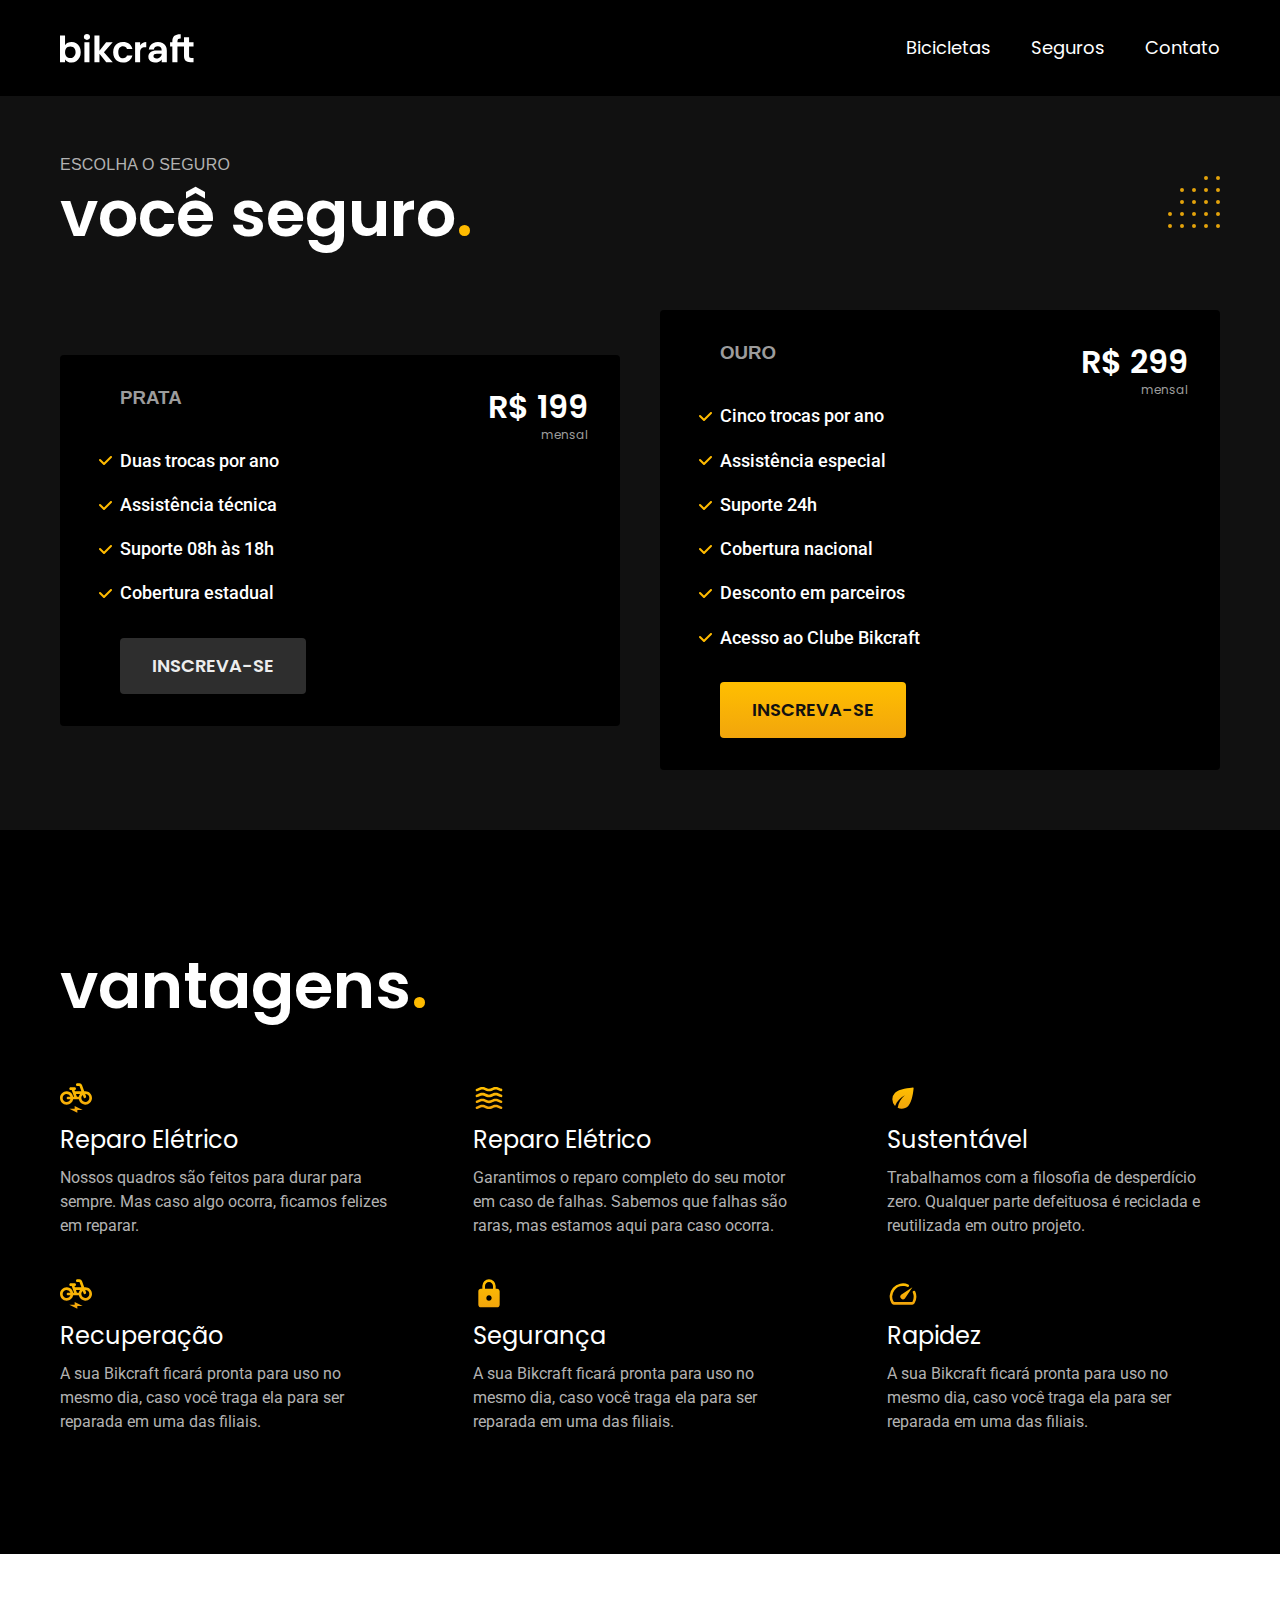
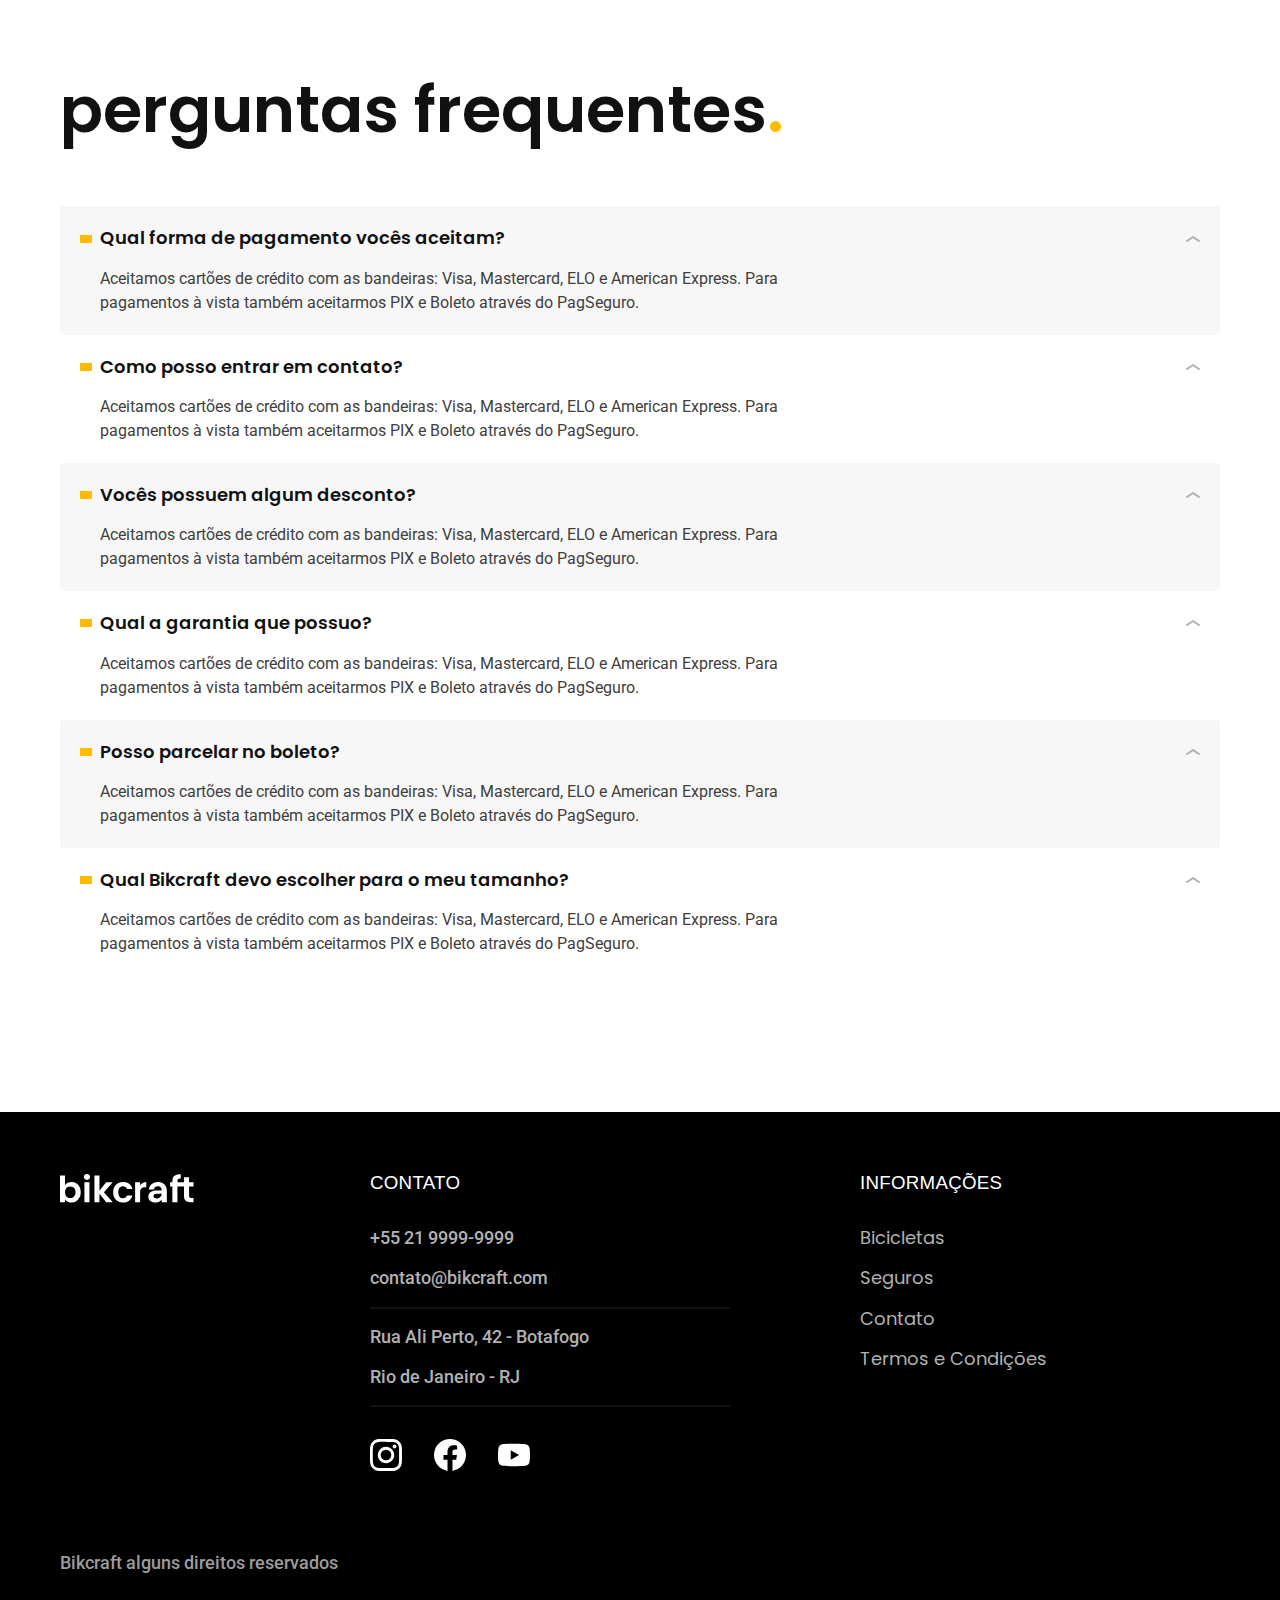
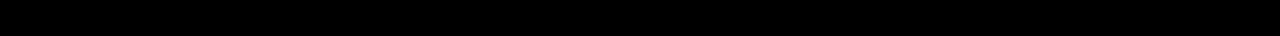
<file: seguros.html>
<!DOCTYPE html>
<html lang="pt-br">

<head>
  <meta charset="UTF-8">
  <meta name="viewport" content="width=device-width, initial-scale=1.0">
  <title>Seguros | Bikcraft</title>
  <meta name="description" content="Termos e Condições.">

  <link rel="preload" href="./css/style.css" as="style">
  <link rel="stylesheet" href="./css/style.css">
  <link rel="preconnect" href="https://fonts.googleapis.com">
  <link rel="preconnect" href="https://fonts.gstatic.com" crossorigin>
  <link href="https://fonts.googleapis.com/css2?family=Merriweather:ital,wght@1,900&family=Poppins:wght@400;600&family=Roboto:wght@400;500&display=swap" rel="stylesheet">
</head>

<body id="seguros">
  <header class="header-bg">
    <div class="header container">
      <a href="./">
        <img src="./img/bikcraft.svg" width="136" height="32" alt="Bikcraft">
      </a>

      <nav aria-label="primaria">
        <ul class="header-menu font-1-m cor-0">
          <li><a href="./bicicletas.html">Bicicletas</a></li>
          <li><a href="./seguros.html">Seguros</a></li>
          <li><a href="./contato.html">Contato</a></li>
        </ul>
      </nav>
    </div>
  </header>

  <main class="seguros-bg">
    <div class="titulo-bg">
      <div class="titulo container">
        <p class="font-2-l-b cor-5">Escolha o seguro</p>
        <h1 class="font-1-xxl cor-0">você seguro<span class="cor-p1">.</span></h1>
      </div>
    </div>

    <div class="seguros container">
      <div class="seguros-item">
        <h3 class="font-1-x1 cor-6">PRATA</h3>
        <span class="font-1-xl cor-0">R$ 199 <span class="font-1-xs cor-6">mensal</span></span>
        <ul class="font-2-m cor-0">
          <li>Duas trocas por ano</li>
          <li>Assistência técnica</li>
          <li>Suporte 08h às 18h</li>
          <li>Cobertura estadual</li>
        </ul>
        <a class="botao secundario" href="./orcamento.html">Inscreva-se</a>
      </div>

      <div class="seguros-item">
        <h3 class="font-1-x1 cor-6">OURO</h3>
        <span class="font-1-xl cor-0">R$ 299 <span class="font-1-xs cor-6">mensal</span></span>
        <ul class="font-2-m cor-0">
          <li>Cinco trocas por ano</li>
          <li>Assistência especial</li>
          <li>Suporte 24h</li>
          <li>Cobertura nacional</li>
          <li>Desconto em parceiros</li>
          <li>Acesso ao Clube Bikcraft</li>
        </ul>
        <a class="botao" href="./orcamento.html">Inscreva-se</a>
      </div>
  </main>

  <article class="vantagens-bg">
    <div class="vantagens container">
      <h2 class="font-1-xxl cor-0">vantagens<span class="cor-p1">.</span></h2>
      <ul>
        <li>
          <img src="./img/icones/eletrica.svg" width="32" height="32" alt="">
          <h3 class="font-1-l cor-0">Reparo Elétrico</h3>
          <p class="font-2-s cor-5">Nossos quadros são feitos para durar para sempre. Mas caso algo ocorra, ficamos felizes em reparar.</p>
        </li>

        <li>
          <img src="./img/icones/carbono.svg" width="32" height="32" alt="">
          <h3 class="font-1-l cor-0">Reparo Elétrico</h3>
          <p class="font-2-s cor-5">Garantimos o reparo completo do seu motor em caso de falhas. Sabemos que falhas são raras, mas estamos aqui para caso ocorra.</p>
        </li>

        <li>
          <img src="./img/icones/sustentavel.svg" width="32" height="32" alt="">
          <h3 class="font-1-l cor-0">Sustentável</h3>
          <p class="font-2-s cor-5">Trabalhamos com a filosofia de desperdício zero. Qualquer parte defeituosa é reciclada e reutilizada em outro projeto.</p>
        </li>

        <li>
          <img src="./img/icones/eletrica.svg" width="32" height="32" alt="">
          <h3 class="font-1-l cor-0">Recuperação</h3>
          <p class="font-2-s cor-5">A sua Bikcraft ficará pronta para uso no mesmo dia, caso você traga ela para ser reparada em uma das filiais.</p>
        </li>

        <li>
          <img src="./img/icones/seguro.svg" width="32" height="32" alt="">
          <h3 class="font-1-l cor-0">Segurança</h3>
          <p class="font-2-s cor-5">A sua Bikcraft ficará pronta para uso no mesmo dia, caso você traga ela para ser reparada em uma das filiais.</p>
        </li>

        <li>
          <img src="./img/icones/velocidade.svg" width="32" height="32" alt="">
          <h3 class="font-1-l cor-0">Rapidez</h3>
          <p class="font-2-s cor-5">A sua Bikcraft ficará pronta para uso no mesmo dia, caso você traga ela para ser reparada em uma das filiais.</p>
        </li>

      </ul>
    </div>
  </article>

  <article class="perguntas container">
    <h2 class="font-1-xxl">perguntas frequentes<span class="cor-p1">.</span></h2>

    <dl>
      <div>
        <dt class="font-1-m-b">Qual forma de pagamento vocês aceitam?</dt>
        <dd class="font-2-s cor-9">Aceitamos cartões de crédito com as bandeiras: Visa, Mastercard, ELO e American Express. Para pagamentos à vista também aceitarmos PIX e Boleto através do PagSeguro.</dd>
      </div>

      <div>
        <dt class="font-1-m-b">Como posso entrar em contato?</dt>
        <dd class="font-2-s cor-9">Aceitamos cartões de crédito com as bandeiras: Visa, Mastercard, ELO e American Express. Para pagamentos à vista também aceitarmos PIX e Boleto através do PagSeguro.</dd>
      </div>

      <div>
        <dt class="font-1-m-b">Vocês possuem algum desconto?</dt>
        <dd class="font-2-s cor-9">Aceitamos cartões de crédito com as bandeiras: Visa, Mastercard, ELO e American Express. Para pagamentos à vista também aceitarmos PIX e Boleto através do PagSeguro.</dd>
      </div>

      <div>
        <dt class="font-1-m-b">Qual a garantia que possuo?</dt>
        <dd class="font-2-s cor-9">Aceitamos cartões de crédito com as bandeiras: Visa, Mastercard, ELO e American Express. Para pagamentos à vista também aceitarmos PIX e Boleto através do PagSeguro.</dd>
      </div>

      <div>
        <dt class="font-1-m-b">Posso parcelar no boleto?</dt>
        <dd class="font-2-s cor-9">Aceitamos cartões de crédito com as bandeiras: Visa, Mastercard, ELO e American Express. Para pagamentos à vista também aceitarmos PIX e Boleto através do PagSeguro.</dd>
      </div>

      <div>
        <dt class="font-1-m-b">Qual Bikcraft devo escolher para o meu tamanho?</dt>
        <dd class="font-2-s cor-9">Aceitamos cartões de crédito com as bandeiras: Visa, Mastercard, ELO e American Express. Para pagamentos à vista também aceitarmos PIX e Boleto através do PagSeguro.</dd>
      </div>
    </dl>
  </article>

  <footer class="footer-bg">
    <div class="footer container">
      <img src="./img/bikcraft.svg" width="136" height="32" alt="Bikcraft">
      <div class="footer-contato">
        <h3 class="font-2-l-b cor-0">Contato</h3>
        <ul class="font-2-m cor-5">
          <li><a href="tel:+552199999999">+55 21 9999-9999</a></li>
          <li><a href="mailto:contato@bikcraft.com">contato@bikcraft.com</a></li>
          <li>Rua Ali Perto, 42 - Botafogo</li>
          <li>Rio de Janeiro - RJ</li>
        </ul>
        <div class="footer-redes">
          <a href="./">
            <img src="./img/redes/instagram.svg" width="32" height="32" alt="Instagram">
          </a>
          <a href="./">
            <img src="./img/redes/facebook.svg" width="32" height="32" alt="Facebook">
          </a>
          <a href="./">
            <img src="./img/redes/youtube.svg" width="32" height="32" alt="Youtube">
          </a>
        </div>
      </div>
      <div class="footer-informacoes">
        <h3 class="font-2-l-b cor-0">Informações</h3>
        <nav>
          <ul class="font-1-m cor-5">
            <li><a href="./bicicletas.html">Bicicletas</a></li>
            <li><a href="./seguros.html">Seguros</a></li>
            <li><a href="./contato.html">Contato</a></li>
            <li><a href="./termos.html">Termos e Condições</a></li>
          </ul>
        </nav>
      </div>
      <p class="footer-copy font-2-m cor-6">Bikcraft alguns direitos reservados</p>
    </div>
  </footer>
</body>

</html>
</file>
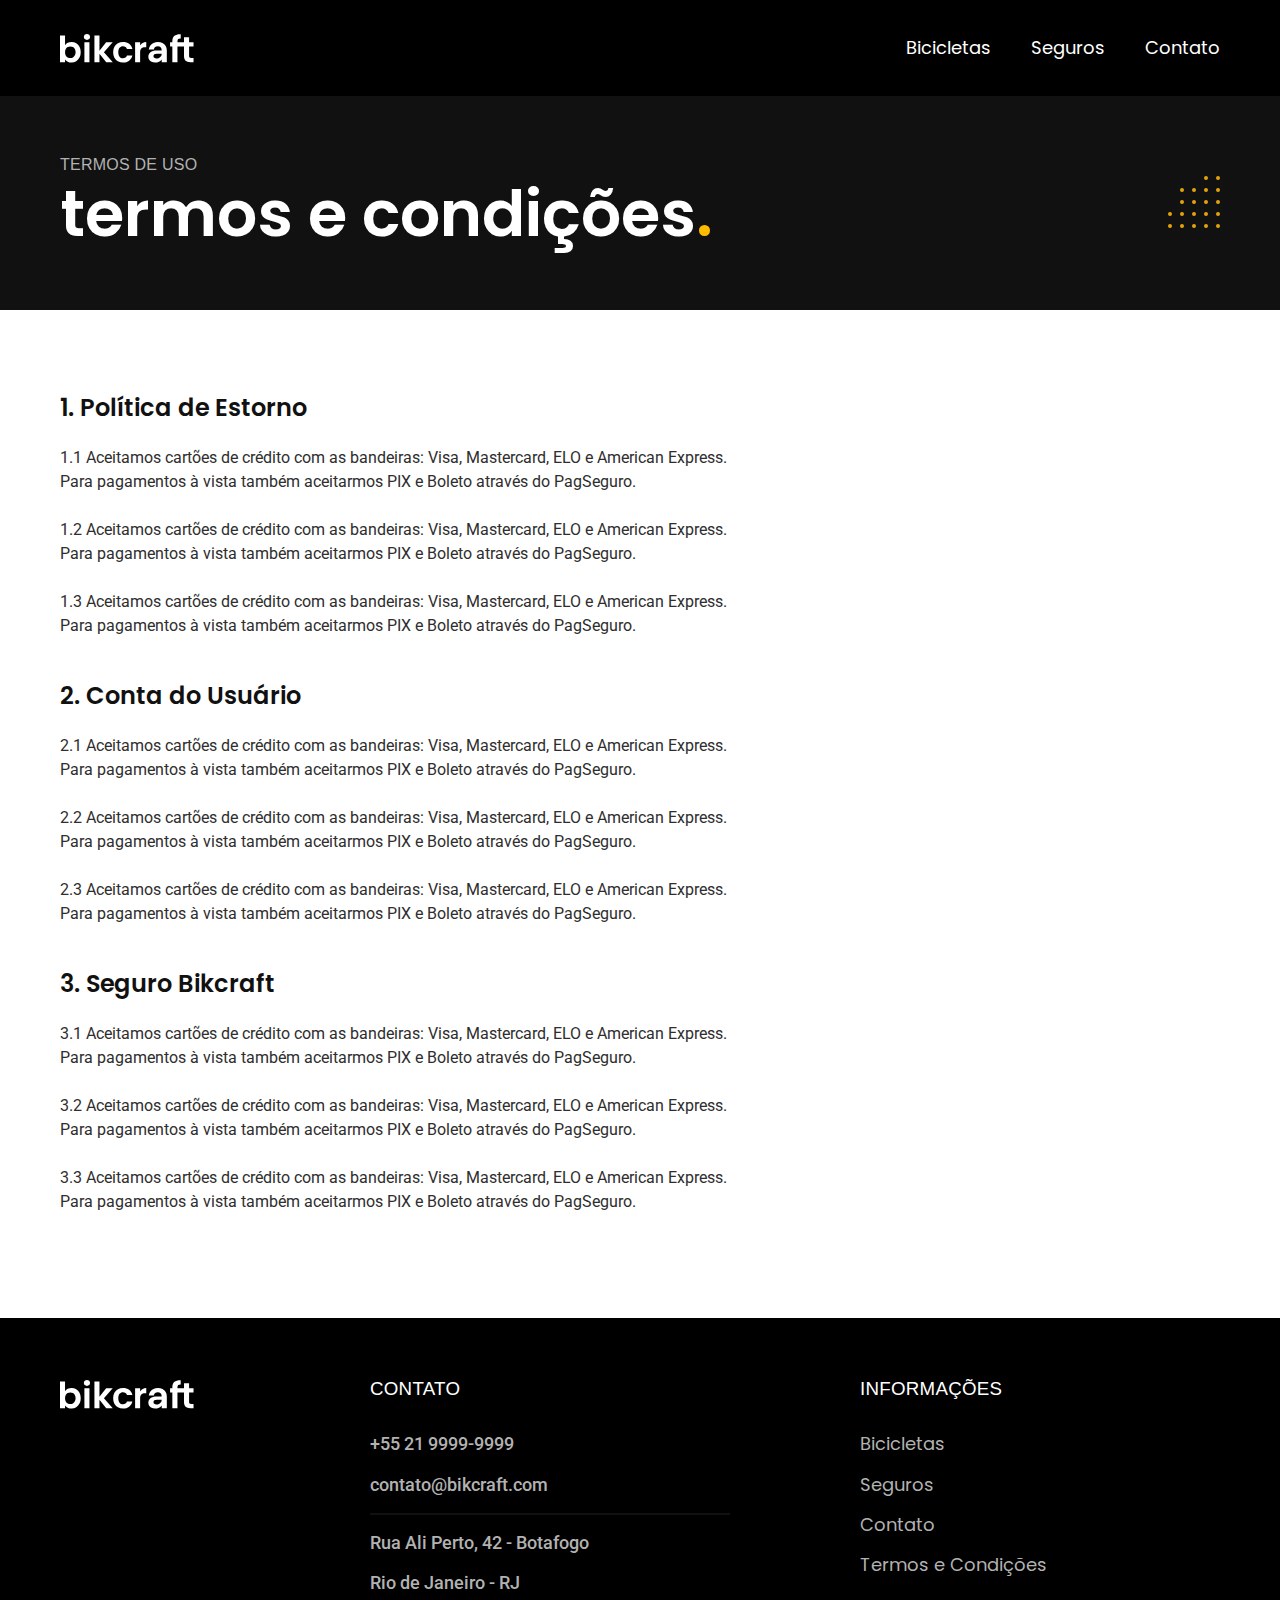
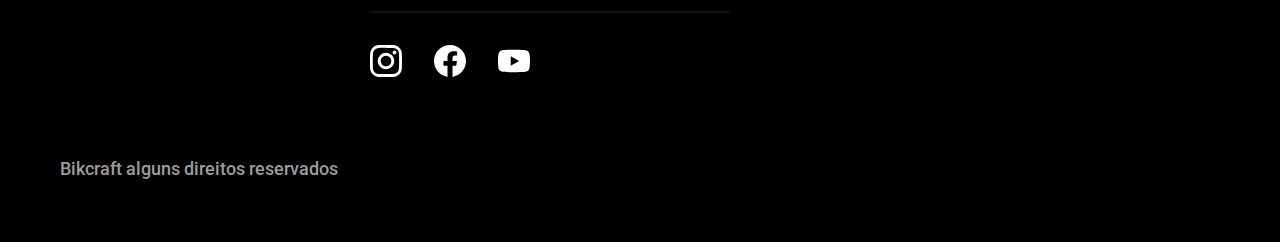
<file: termos.html>
<!DOCTYPE html>
<html lang="pt-br">

<head>
  <meta charset="UTF-8">
  <meta name="viewport" content="width=device-width, initial-scale=1.0">
  <title>Termos e Condições | Bikcraft</title>
  <meta name="description" content="Termos e Condições.">

  <link rel="preload" href="./css/style.css" as="style">
  <link rel="stylesheet" href="./css/style.css">
  <link rel="preconnect" href="https://fonts.googleapis.com">
  <link rel="preconnect" href="https://fonts.gstatic.com" crossorigin>
  <link href="https://fonts.googleapis.com/css2?family=Merriweather:ital,wght@1,900&family=Poppins:wght@400;600&family=Roboto:wght@400;500&display=swap" rel="stylesheet">
</head>

<body id="termos">
  <header class="header-bg">
    <div class="header container">
      <a href="./">
        <img src="./img/bikcraft.svg" alt="Bikcraft">
      </a>

      <nav aria-label="primaria">
        <ul class="header-menu font-1-m cor-0">
          <li><a href="./bicicletas.html">Bicicletas</a></li>
          <li><a href="./seguros.html">Seguros</a></li>
          <li><a href="./contato.html">Contato</a></li>
        </ul>
      </nav>
    </div>
  </header>

  <main>
    <div class="titulo-bg">
      <div class="titulo container">
        <p class="font-2-l-b cor-5">Termos de uso</p>
        <h1 class="font-1-xxl cor-0">termos e condições<span class="cor-p1">.</span></h1>
      </div>
    </div>

    <div class="termos font-2-s cor-10 container">
      <h2 class="font-1-l cor-11">1. Política de Estorno</h2>
      <p>1.1 Aceitamos cartões de crédito com as bandeiras: Visa, Mastercard, ELO e American Express. Para pagamentos à vista também aceitarmos PIX e Boleto através do PagSeguro.</p>
      <p>1.2 Aceitamos cartões de crédito com as bandeiras: Visa, Mastercard, ELO e American Express. Para pagamentos à vista também aceitarmos PIX e Boleto através do PagSeguro.</p>
      <p>1.3 Aceitamos cartões de crédito com as bandeiras: Visa, Mastercard, ELO e American Express. Para pagamentos à vista também aceitarmos PIX e Boleto através do PagSeguro.</p>

      <h2 class="font-1-l cor-11">2. Conta do Usuário</h2>
      <p>2.1 Aceitamos cartões de crédito com as bandeiras: Visa, Mastercard, ELO e American Express. Para pagamentos à vista também aceitarmos PIX e Boleto através do PagSeguro.</p>
      <p>2.2 Aceitamos cartões de crédito com as bandeiras: Visa, Mastercard, ELO e American Express. Para pagamentos à vista também aceitarmos PIX e Boleto através do PagSeguro.</p>
      <p>2.3 Aceitamos cartões de crédito com as bandeiras: Visa, Mastercard, ELO e American Express. Para pagamentos à vista também aceitarmos PIX e Boleto através do PagSeguro.</p>

      <h2 class="font-1-l cor-11">3. Seguro Bikcraft</h2>
      <p>3.1 Aceitamos cartões de crédito com as bandeiras: Visa, Mastercard, ELO e American Express. Para pagamentos à vista também aceitarmos PIX e Boleto através do PagSeguro.</p>
      <p>3.2 Aceitamos cartões de crédito com as bandeiras: Visa, Mastercard, ELO e American Express. Para pagamentos à vista também aceitarmos PIX e Boleto através do PagSeguro.</p>
      <p>3.3 Aceitamos cartões de crédito com as bandeiras: Visa, Mastercard, ELO e American Express. Para pagamentos à vista também aceitarmos PIX e Boleto através do PagSeguro.</p>
    </div>
  </main>

  <footer class="footer-bg">
    <div class="footer container">
      <img src="./img/bikcraft.svg" alt="Bikcraft">
      <div class="footer-contato">
        <h3 class="font-2-l-b cor-0">Contato</h3>
        <ul class="font-2-m cor-5">
          <li><a href="tel:+552199999999">+55 21 9999-9999</a></li>
          <li><a href="mailto:contato@bikcraft.com">contato@bikcraft.com</a></li>
          <li>Rua Ali Perto, 42 - Botafogo</li>
          <li>Rio de Janeiro - RJ</li>
        </ul>
        <div class="footer-redes">
          <a href="./">
            <img src="./img/redes/instagram.svg" alt="Instagram">
          </a>
          <a href="./">
            <img src="./img/redes/facebook.svg" alt="Facebook">
          </a>
          <a href="./">
            <img src="./img/redes/youtube.svg" alt="Youtube">
          </a>
        </div>
      </div>
      <div class="footer-informacoes">
        <h3 class="font-2-l-b cor-0">Informações</h3>
        <nav>
          <ul class="font-1-m cor-5">
            <li><a href="./bicicletas.html">Bicicletas</a></li>
            <li><a href="./seguros.html">Seguros</a></li>
            <li><a href="./contato.html">Contato</a></li>
            <li><a href="./termos.html">Termos e Condições</a></li>
          </ul>
        </nav>
      </div>
      <p class="footer-copy font-2-m cor-6">Bikcraft alguns direitos reservados</p>
    </div>
  </footer>
</body>

</html>
</file>
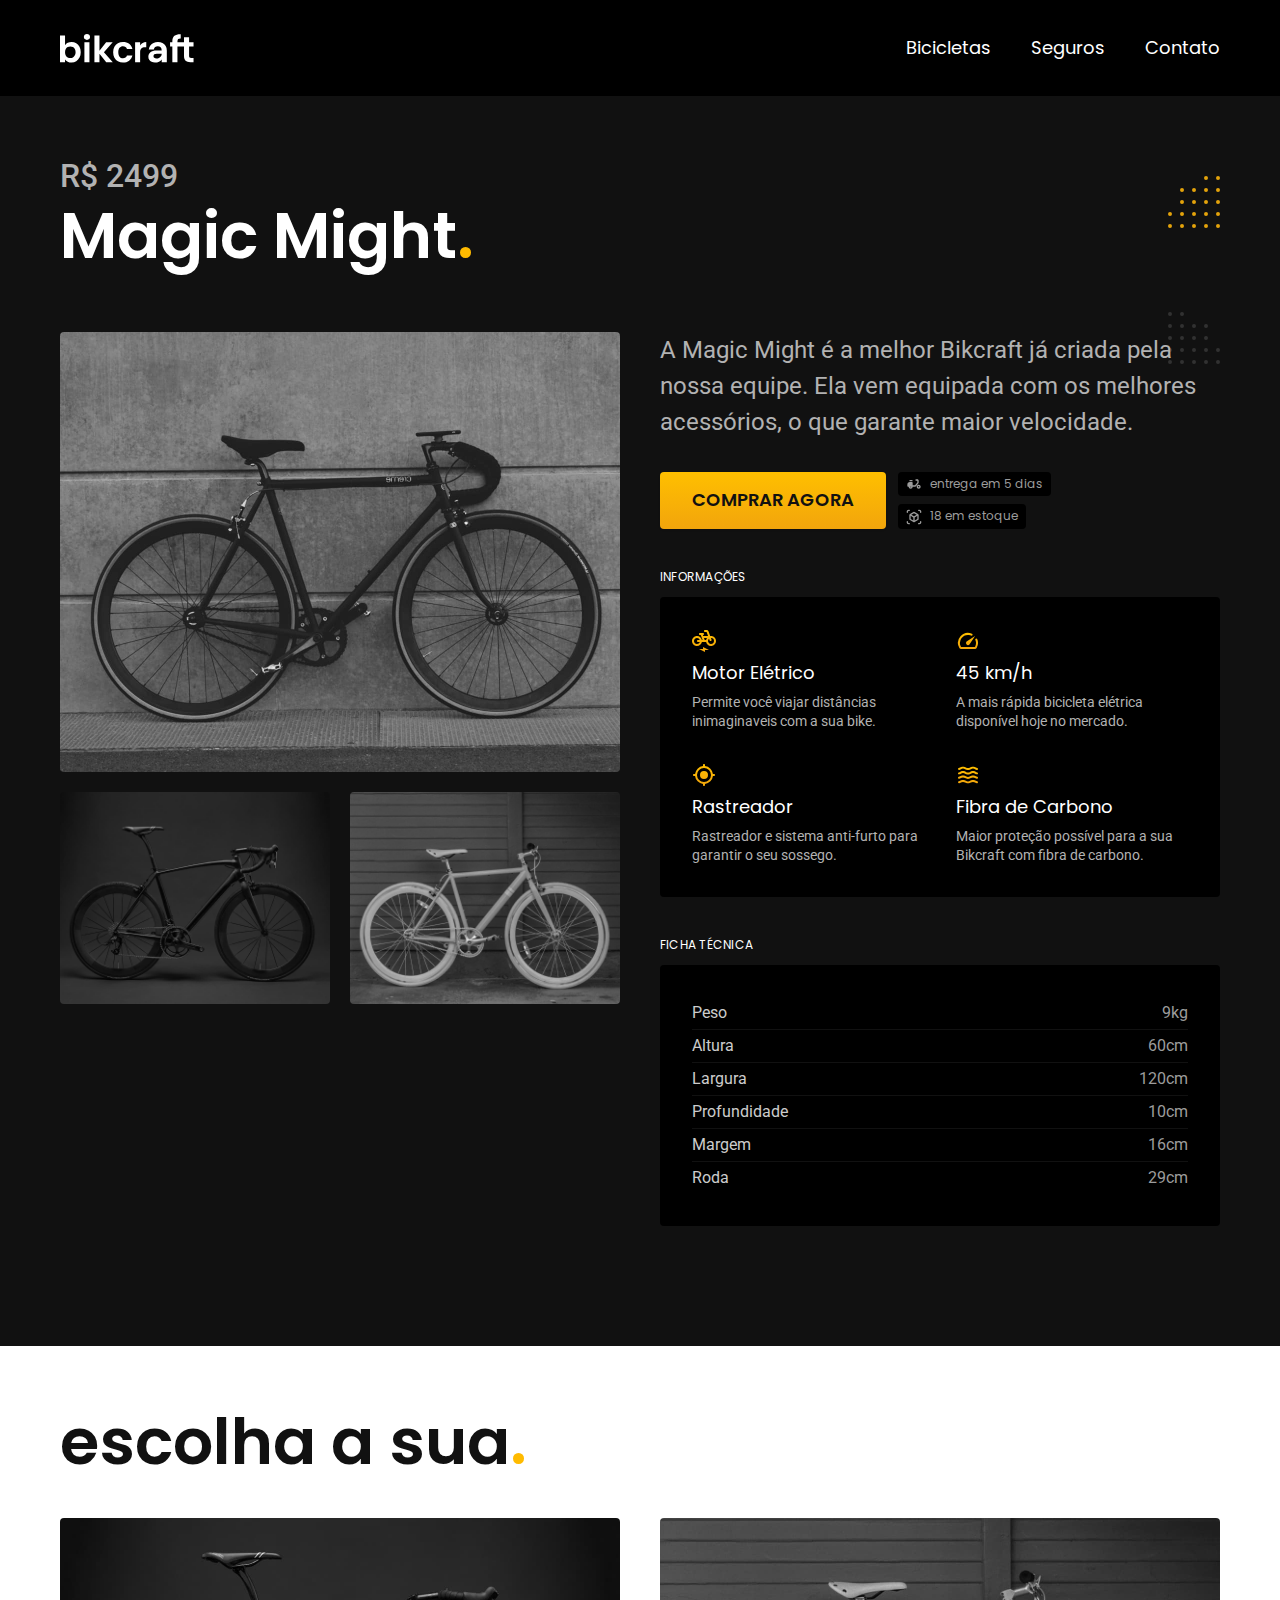
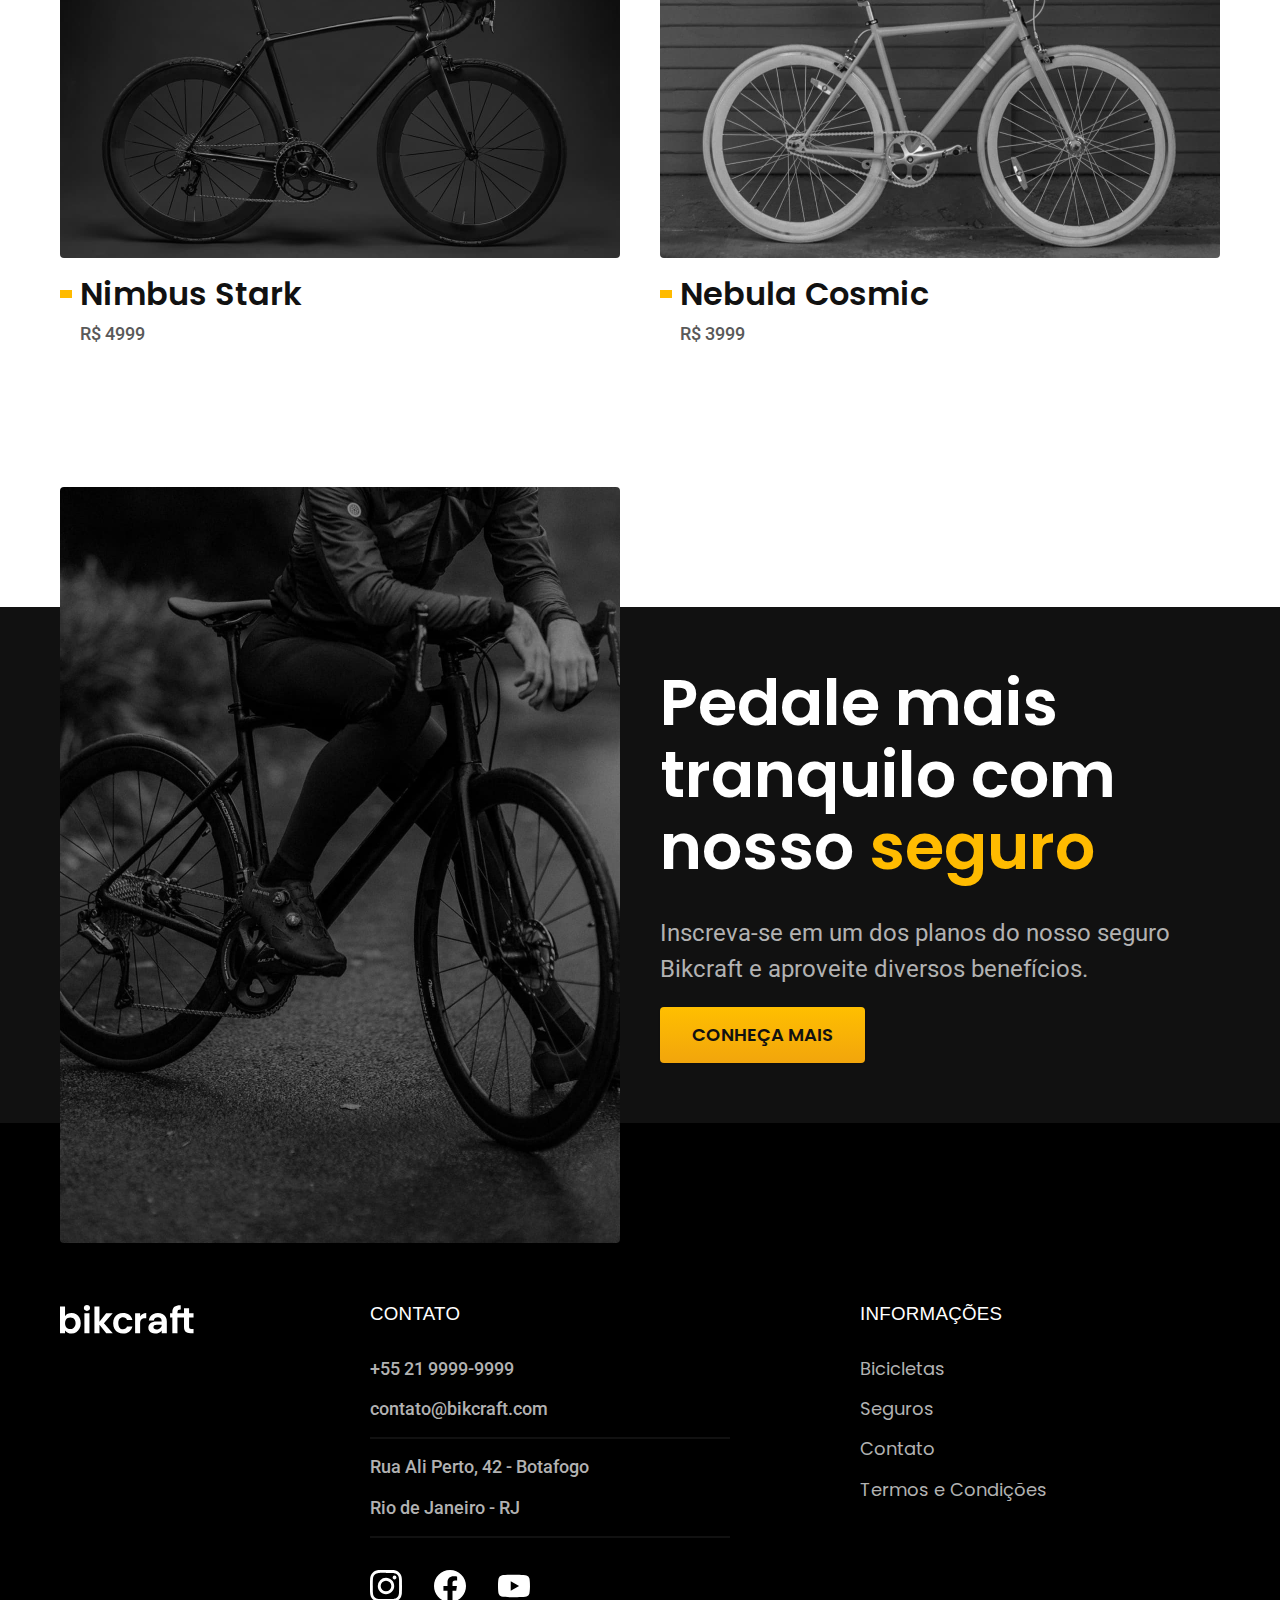
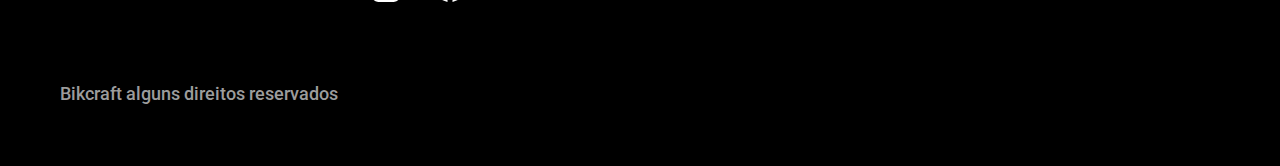
<file: bicicletas/magic.html>
<!DOCTYPE html>
<html lang="pt-br">

<head>
  <meta charset="UTF-8">
  <meta name="viewport" content="width=device-width, initial-scale=1.0">
  <title>Magic | Bikcraft</title>
  <meta name="description" content="Magic">

  <link rel="stylesheet" href="../css/style.css">

  <link rel="preconnect" href="https://fonts.googleapis.com">
  <link rel="preconnect" href="https://fonts.gstatic.com" crossorigin>
  <link href="https://fonts.googleapis.com/css2?family=Merriweather:ital,wght@1,900&family=Poppins:wght@400;600&family=Roboto:wght@400;500&display=swap" rel="stylesheet">
</head>

<body id="bicicleta">
  <header class="header-bg">
    <div class="header container">
      <a href="../">
        <img src="../img/bikcraft.svg" alt="Bikcraft">
      </a>

      <nav aria-label="primaria">
        <ul class="header-menu font-1-m cor-0">
          <li><a href="../bicicletas.html">Bicicletas</a></li>
          <li><a href="../seguros.html">Seguros</a></li>
          <li><a href="../contato.html">Contato</a></li>
        </ul>
      </nav>
    </div>
  </header>

  <main class="titulo-bg">
    <div>
      <div class="titulo container">
        <p class="font-2-xl cor-5">R$ 2499</p>
        <h1 class="font-1-xxl cor-0">Magic Might<span class="cor-p1">.</span></h1>
      </div>
    </div>
    <div class="bicicleta container">
      <div class="bicicleta-imagens">
        <img src="../img/bicicleta/nimbus2.jpg" alt="">
        <img src="../img/bicicleta/nimbus1.jpg" alt="">
        <img src="../img/bicicleta/nimbus3.jpg" alt="">
      </div>

      <div class="bicicleta-conteudo">
        <p class="font-2-l cor-5">A Magic Might é a melhor Bikcraft já criada pela nossa equipe. Ela vem equipada com os melhores acessórios, o que garante maior velocidade.</p>
        <div class="bicicleta-comprar">
          <a class="botao" href="../orcamento.html">Comprar Agora</a>
          <span class="font-1-xs cor-6"><img src="../img/icones/entrega.svg" alt=""> entrega em 5 dias</span>
          <span class="font-1-xs cor-6"><img src="../img/icones/estoque.svg" alt=""> 18 em estoque</span>
        </div>

        <h2 class="font-1-xs cor-0">Informações</h2>
        <ul class="bicicleta-informacoes">
          <li>
            <img src="../img/icones/eletrica.svg" alt="">
            <h3 class="font-1-m cor-0">Motor Elétrico</h3>
            <p class="font-2-xs cor-5">Permite você viajar distâncias inimaginaveis com a sua bike.</p>
          </li>
          <li>
            <img src="../img/icones/velocidade.svg" alt="">
            <h3 class="font-1-m cor-0">45 km/h</h3>
            <p class="font-2-xs cor-5">A mais rápida bicicleta elétrica disponível hoje no mercado.</p>
          </li>
          <li>
            <img src="../img/icones/rastreador.svg" alt="">
            <h3 class="font-1-m cor-0">Rastreador</h3>
            <p class="font-2-xs cor-5">Rastreador e sistema anti-furto para garantir o seu sossego.</p>
          </li>
          <li>
            <img src="../img/icones/carbono.svg" alt="">
            <h3 class="font-1-m cor-0">Fibra de Carbono</h3>
            <p class="font-2-xs cor-5">Maior proteção possível para a sua Bikcraft com fibra de carbono.</p>
          </li>
        </ul>
        <h2 class="font-1-xs cor-0">Ficha Técnica</h2>
        <ul class="bicicleta-ficha font-2-s cor-4">
          <li>Peso <span>9kg</span></li>
          <li>Altura <span>60cm</span></li>
          <li>Largura <span>120cm</span></li>
          <li>Profundidade <span>10cm</span></li>
          <li>Margem <span>16cm</span></li>
          <li>Roda <span>29cm</span></li>
        </ul>
      </div>
    </div>
  </main>

  <article class="bicicletas-listas container">
    <h2 class="font-1-xxl">escolha a sua<span class="cor-p1">.</span></h2>

    <ul>
      <li>
        <a href="./nimbus.html">
          <img src="../img/bicicletas/nimbus.jpg" alt="Bicicleta preta">
          <h3 class="font-1-xl">Nimbus Stark</h3>
          <span class="font-2-m cor-8">R$ 4999</span>
        </a>
      </li>

      <li>
        <a href="./nebula.html">
          <img src="../img/bicicletas/nebula.jpg" alt="Bicicleta preta">
          <h3 class="font-1-xl">Nebula Cosmic</h3>
          <span class="font-2-m cor-8">R$ 3999</span>
        </a>
      </li>
    </ul>
  </article>

  <article class="seguro-bg">
    <div class="seguro container">
      <div class="seguro-imagem">
        <img src="../img/fotos/seguros.jpg" alt="Pesso parada em cima de uma bicicleta">
      </div>
      <div class="seguro-conteudo">
        <h2 class="font-1-xxl cor-0">Pedale mais tranquilo com nosso <span class="cor-p1">seguro</span></h2>
        <p class="font-2-l cor-5">Inscreva-se em um dos planos do nosso seguro Bikcraft e aproveite diversos benefícios.</p>
        <a class="botao" href="../seguros.html">Conheça Mais</a>
      </div>
    </div>
  </article>

  <footer class="footer-bg">
    <div class="footer container">
      <img src="../img/bikcraft.svg" alt="Bikcraft">
      <div class="footer-contato">
        <h3 class="font-2-l-b cor-0">Contato</h3>
        <ul class="font-2-m cor-5">
          <li><a href="tel:+552199999999">+55 21 9999-9999</a></li>
          <li><a href="mailto:contato@bikcraft.com">contato@bikcraft.com</a></li>
          <li>Rua Ali Perto, 42 - Botafogo</li>
          <li>Rio de Janeiro - RJ</li>
        </ul>
        <div class="footer-redes">
          <a href="../">
            <img src="../img/redes/instagram.svg" alt="Instagram">
          </a>
          <a href="../">
            <img src="../img/redes/facebook.svg" alt="Facebook">
          </a>
          <a href="./">
            <img src="../img/redes/youtube.svg" alt="Youtube">
          </a>
        </div>
      </div>
      <div class="footer-informacoes">
        <h3 class="font-2-l-b cor-0">Informações</h3>
        <nav>
          <ul class="font-1-m cor-5">
            <li><a href="../bicicletas.html">Bicicletas</a></li>
            <li><a href="../seguros.html">Seguros</a></li>
            <li><a href="../contato.html">Contato</a></li>
            <li><a href="../termos.html">Termos e Condições</a></li>
          </ul>
        </nav>
      </div>
      <p class="footer-copy font-2-m cor-6">Bikcraft alguns direitos reservados</p>
    </div>
  </footer>
</body>

</html>
</file>
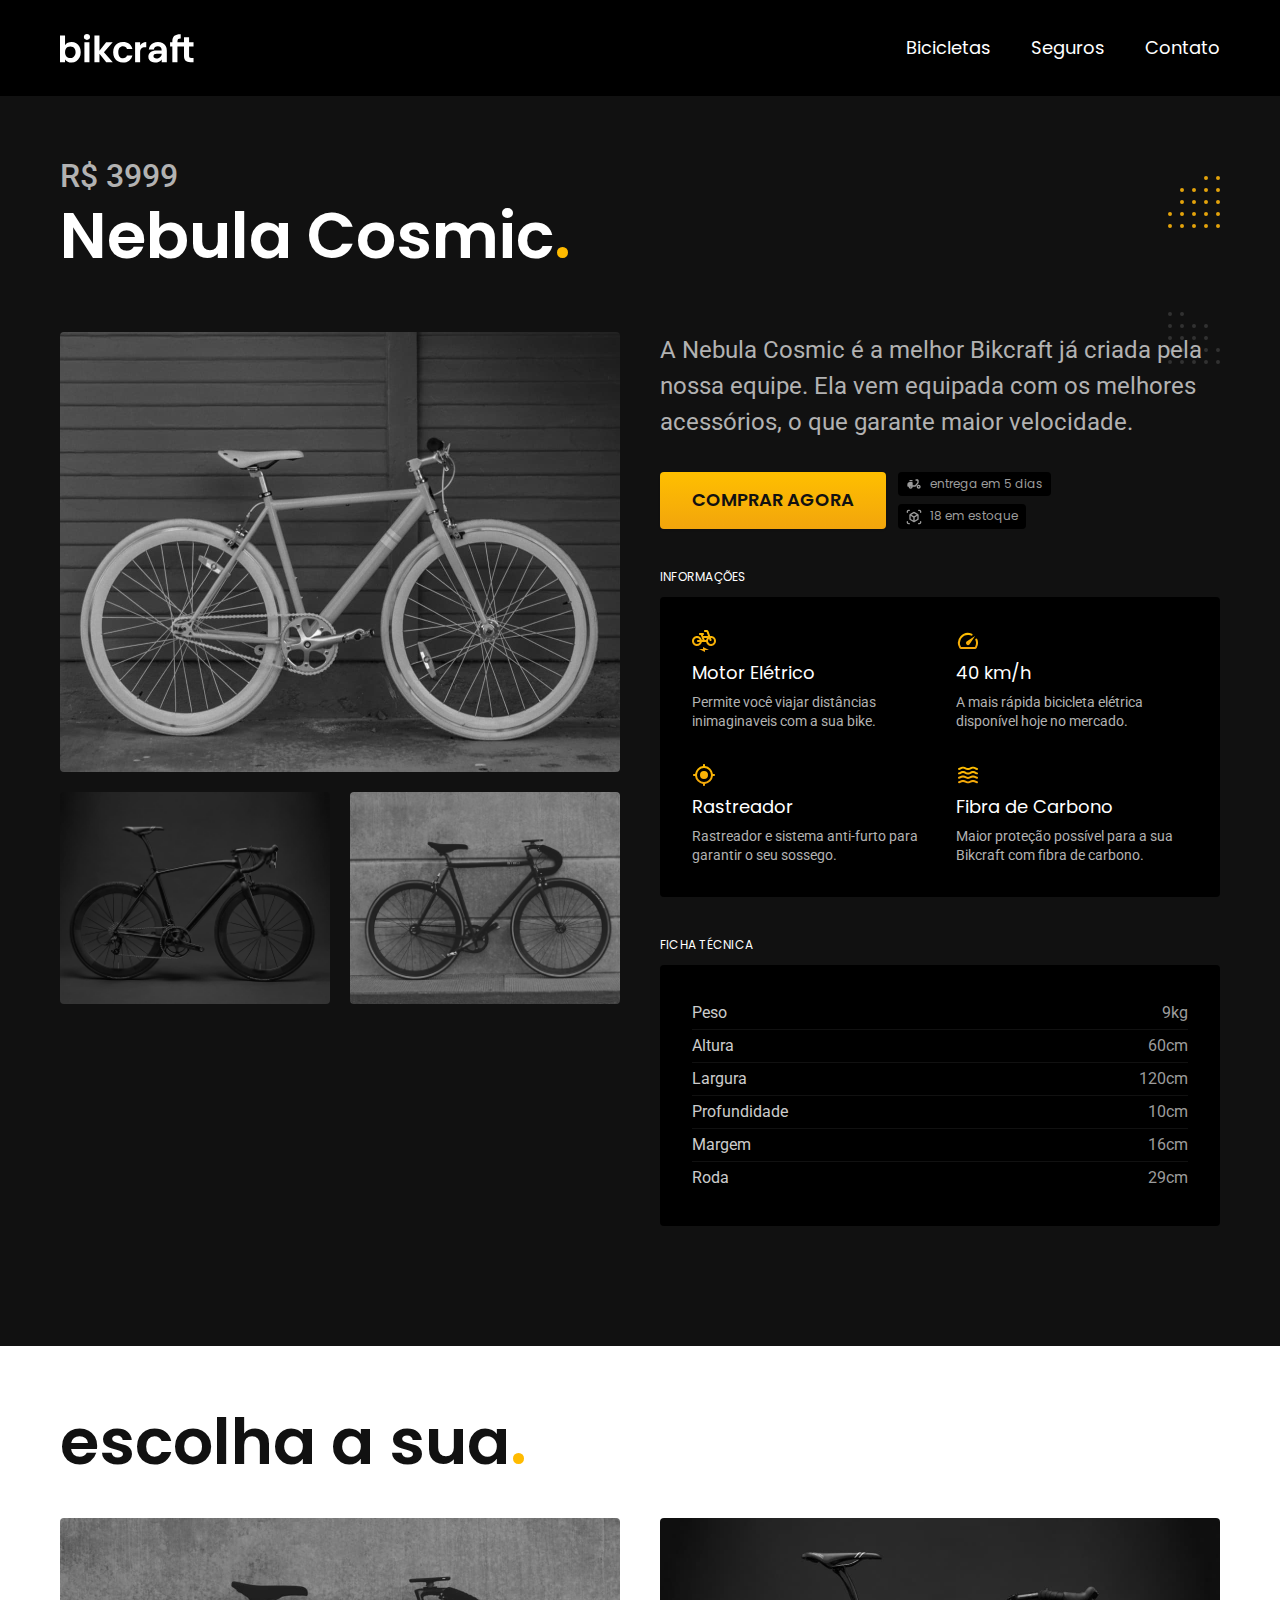
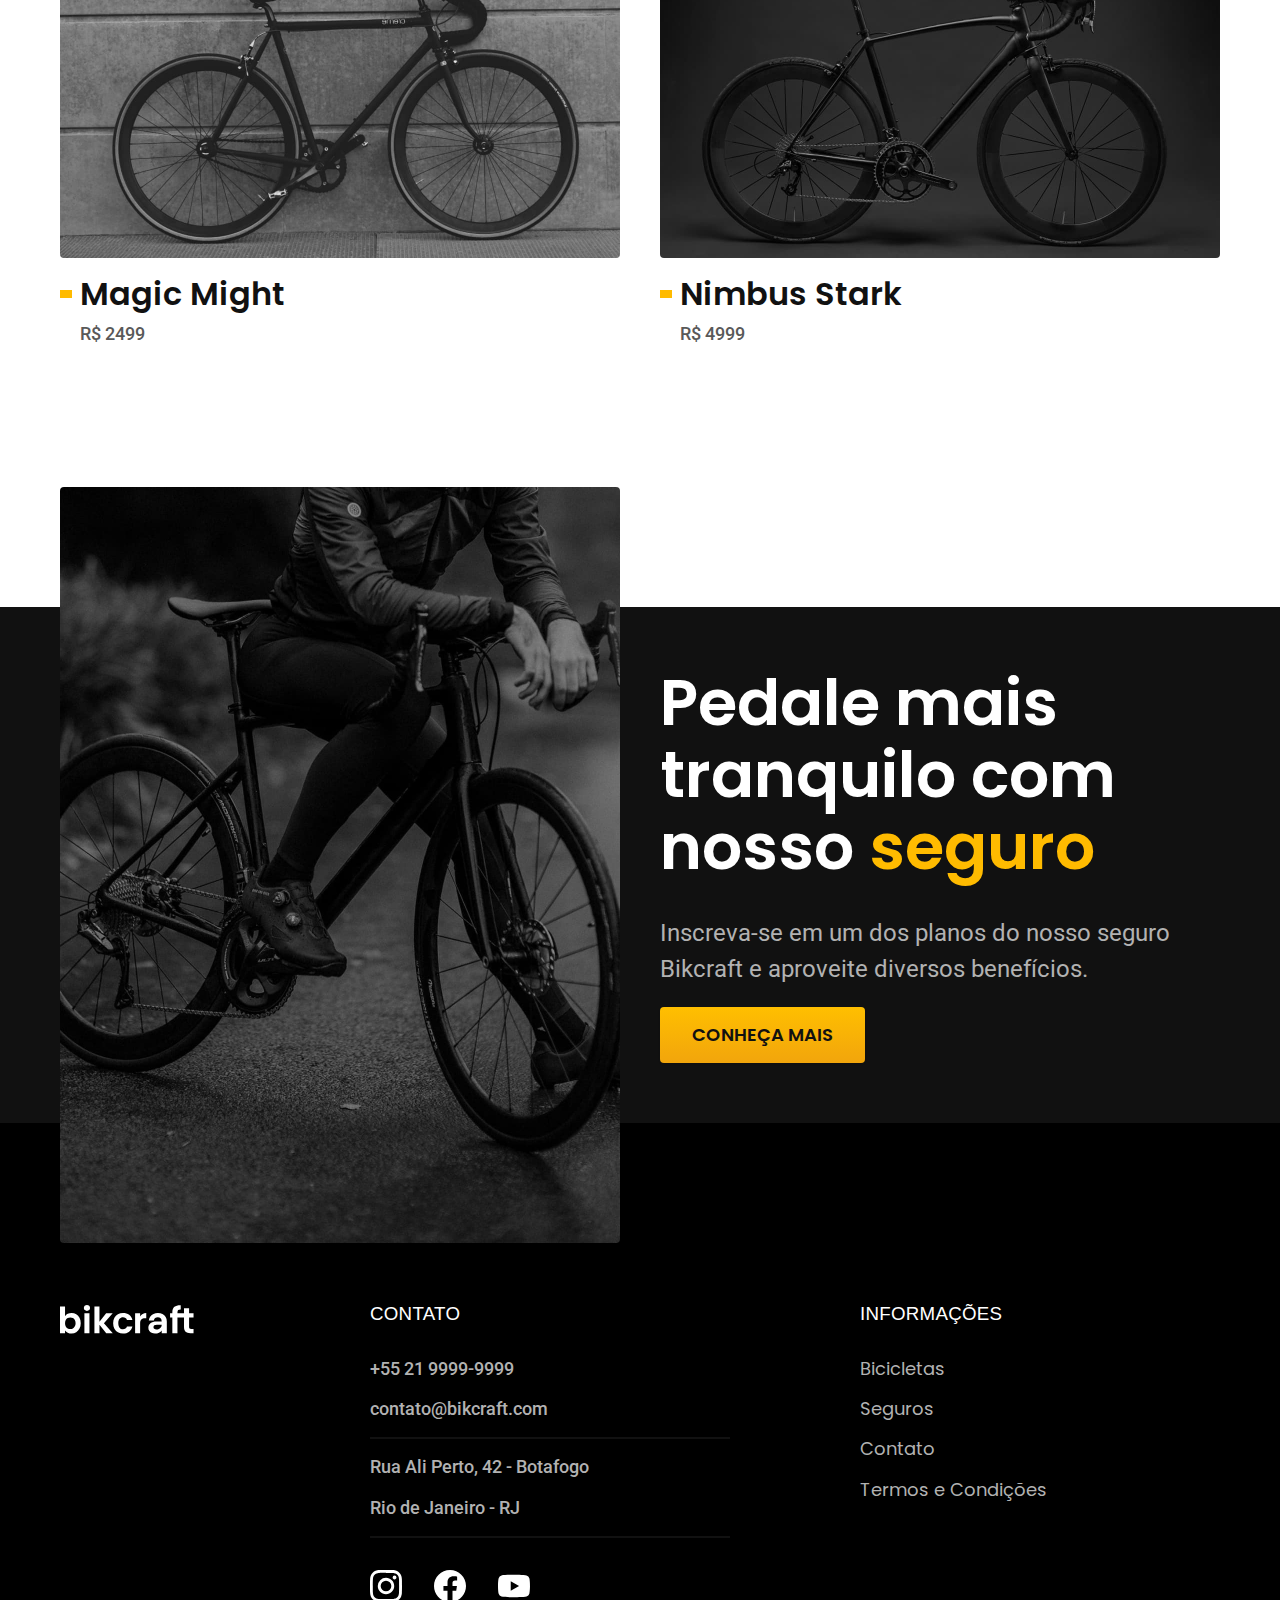
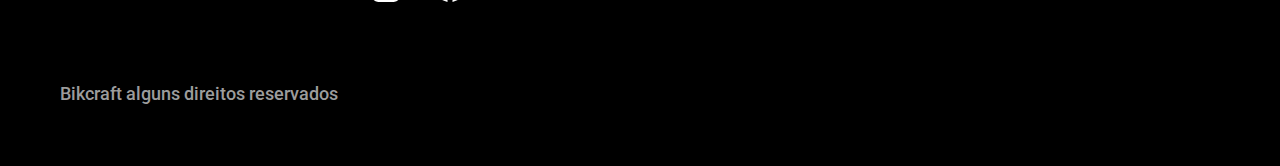
<file: bicicletas/nebula.html>
<!DOCTYPE html>
<html lang="pt-br">

<head>
  <meta charset="UTF-8">
  <meta name="viewport" content="width=device-width, initial-scale=1.0">
  <title>Nebula | Bikcraft</title>
  <meta name="description" content="Nebula">

  <link rel="stylesheet" href="../css/style.css">

  <link rel="preconnect" href="https://fonts.googleapis.com">
  <link rel="preconnect" href="https://fonts.gstatic.com" crossorigin>
  <link href="https://fonts.googleapis.com/css2?family=Merriweather:ital,wght@1,900&family=Poppins:wght@400;600&family=Roboto:wght@400;500&display=swap" rel="stylesheet">
</head>

<body id="bicicleta">
  <header class="header-bg">
    <div class="header container">
      <a href="../">
        <img src="../img/bikcraft.svg" alt="Bikcraft">
      </a>

      <nav aria-label="primaria">
        <ul class="header-menu font-1-m cor-0">
          <li><a href="../bicicletas.html">Bicicletas</a></li>
          <li><a href="../seguros.html">Seguros</a></li>
          <li><a href="../contato.html">Contato</a></li>
        </ul>
      </nav>
    </div>
  </header>

  <main class="titulo-bg">
    <div>
      <div class="titulo container">
        <p class="font-2-xl cor-5">R$ 3999</p>
        <h1 class="font-1-xxl cor-0">Nebula Cosmic<span class="cor-p1">.</span></h1>
      </div>
    </div>
    <div class="bicicleta container">
      <div class="bicicleta-imagens">
        <img src="../img/bicicleta/nimbus3.jpg" alt="">
        <img src="../img/bicicleta/nimbus1.jpg" alt="">
        <img src="../img/bicicleta/nimbus2.jpg" alt="">
      </div>

      <div class="bicicleta-conteudo">
        <p class="font-2-l cor-5">A Nebula Cosmic é a melhor Bikcraft já criada pela nossa equipe. Ela vem equipada com os melhores acessórios, o que garante maior velocidade.</p>
        <div class="bicicleta-comprar">
          <a class="botao" href="../orcamento.html">Comprar Agora</a>
          <span class="font-1-xs cor-6"><img src="../img/icones/entrega.svg" alt=""> entrega em 5 dias</span>
          <span class="font-1-xs cor-6"><img src="../img/icones/estoque.svg" alt=""> 18 em estoque</span>
        </div>

        <h2 class="font-1-xs cor-0">Informações</h2>
        <ul class="bicicleta-informacoes">
          <li>
            <img src="../img/icones/eletrica.svg" alt="">
            <h3 class="font-1-m cor-0">Motor Elétrico</h3>
            <p class="font-2-xs cor-5">Permite você viajar distâncias inimaginaveis com a sua bike.</p>
          </li>
          <li>
            <img src="../img/icones/velocidade.svg" alt="">
            <h3 class="font-1-m cor-0">40 km/h</h3>
            <p class="font-2-xs cor-5">A mais rápida bicicleta elétrica disponível hoje no mercado.</p>
          </li>
          <li>
            <img src="../img/icones/rastreador.svg" alt="">
            <h3 class="font-1-m cor-0">Rastreador</h3>
            <p class="font-2-xs cor-5">Rastreador e sistema anti-furto para garantir o seu sossego.</p>
          </li>
          <li>
            <img src="../img/icones/carbono.svg" alt="">
            <h3 class="font-1-m cor-0">Fibra de Carbono</h3>
            <p class="font-2-xs cor-5">Maior proteção possível para a sua Bikcraft com fibra de carbono.</p>
          </li>
        </ul>
        <h2 class="font-1-xs cor-0">Ficha Técnica</h2>
        <ul class="bicicleta-ficha font-2-s cor-4">
          <li>Peso <span>9kg</span></li>
          <li>Altura <span>60cm</span></li>
          <li>Largura <span>120cm</span></li>
          <li>Profundidade <span>10cm</span></li>
          <li>Margem <span>16cm</span></li>
          <li>Roda <span>29cm</span></li>
        </ul>
      </div>
    </div>
  </main>

  <article class="bicicletas-listas container">
    <h2 class="font-1-xxl">escolha a sua<span class="cor-p1">.</span></h2>

    <ul>
      <li>
        <a href="./magic.html">
          <img src="../img/bicicletas/magic.jpg" alt="Bicicleta preta">
          <h3 class="font-1-xl">Magic Might</h3>
          <span class="font-2-m cor-8">R$ 2499</span>
        </a>
      </li>

      <li>
        <a href="./nimbus.html">
          <img src="../img/bicicletas/nimbus.jpg" alt="Bicicleta preta">
          <h3 class="font-1-xl">Nimbus Stark</h3>
          <span class="font-2-m cor-8">R$ 4999</span>
        </a>
      </li>
    </ul>
  </article>

  <article class="seguro-bg">
    <div class="seguro container">
      <div class="seguro-imagem">
        <img src="../img/fotos/seguros.jpg" alt="Pesso parada em cima de uma bicicleta">
      </div>
      <div class="seguro-conteudo">
        <h2 class="font-1-xxl cor-0">Pedale mais tranquilo com nosso <span class="cor-p1">seguro</span></h2>
        <p class="font-2-l cor-5">Inscreva-se em um dos planos do nosso seguro Bikcraft e aproveite diversos benefícios.</p>
        <a class="botao" href="../seguros.html">Conheça Mais</a>
      </div>
    </div>
  </article>

  <footer class="footer-bg">
    <div class="footer container">
      <img src="../img/bikcraft.svg" alt="Bikcraft">
      <div class="footer-contato">
        <h3 class="font-2-l-b cor-0">Contato</h3>
        <ul class="font-2-m cor-5">
          <li><a href="tel:+552199999999">+55 21 9999-9999</a></li>
          <li><a href="mailto:contato@bikcraft.com">contato@bikcraft.com</a></li>
          <li>Rua Ali Perto, 42 - Botafogo</li>
          <li>Rio de Janeiro - RJ</li>
        </ul>
        <div class="footer-redes">
          <a href="../">
            <img src="../img/redes/instagram.svg" alt="Instagram">
          </a>
          <a href="../">
            <img src="../img/redes/facebook.svg" alt="Facebook">
          </a>
          <a href="./">
            <img src="../img/redes/youtube.svg" alt="Youtube">
          </a>
        </div>
      </div>
      <div class="footer-informacoes">
        <h3 class="font-2-l-b cor-0">Informações</h3>
        <nav>
          <ul class="font-1-m cor-5">
            <li><a href="../bicicletas.html">Bicicletas</a></li>
            <li><a href="../seguros.html">Seguros</a></li>
            <li><a href="../contato.html">Contato</a></li>
            <li><a href="../termos.html">Termos e Condições</a></li>
          </ul>
        </nav>
      </div>
      <p class="footer-copy font-2-m cor-6">Bikcraft alguns direitos reservados</p>
    </div>
  </footer>
</body>

</html>
</file>
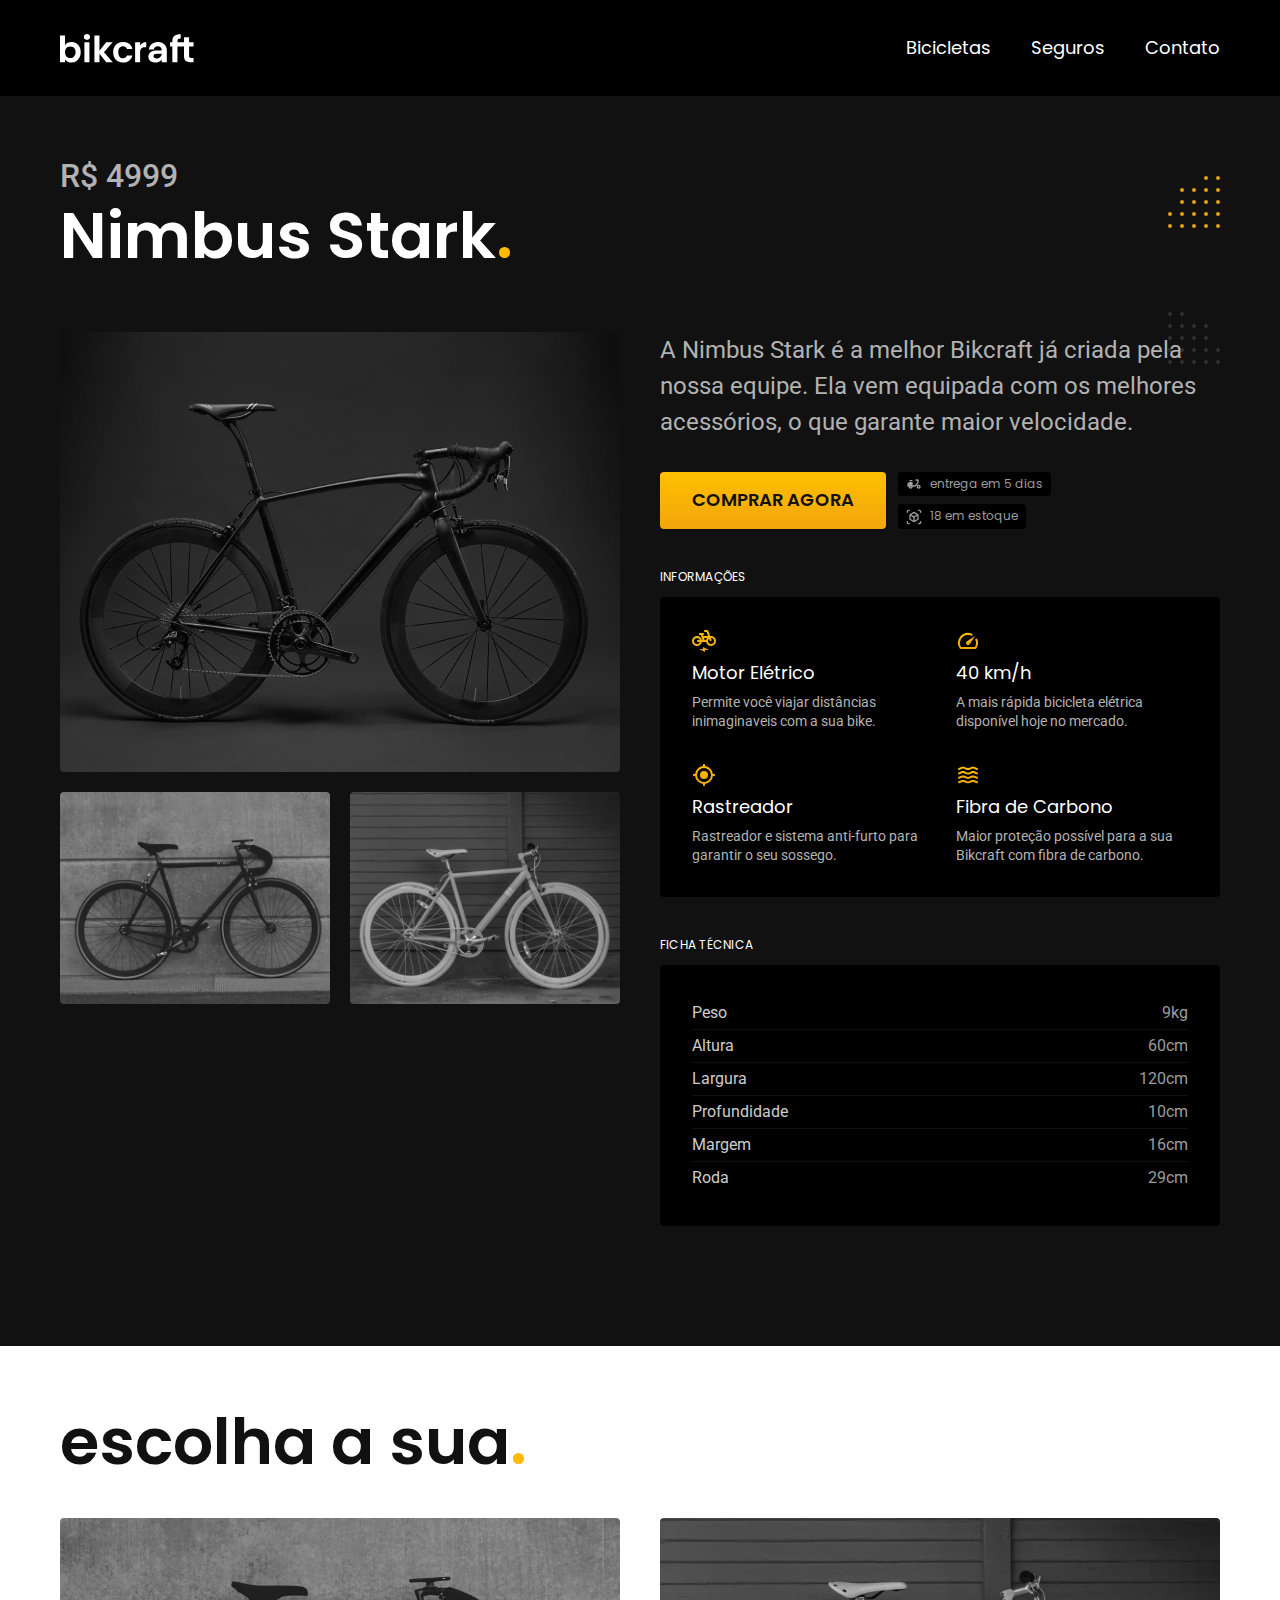
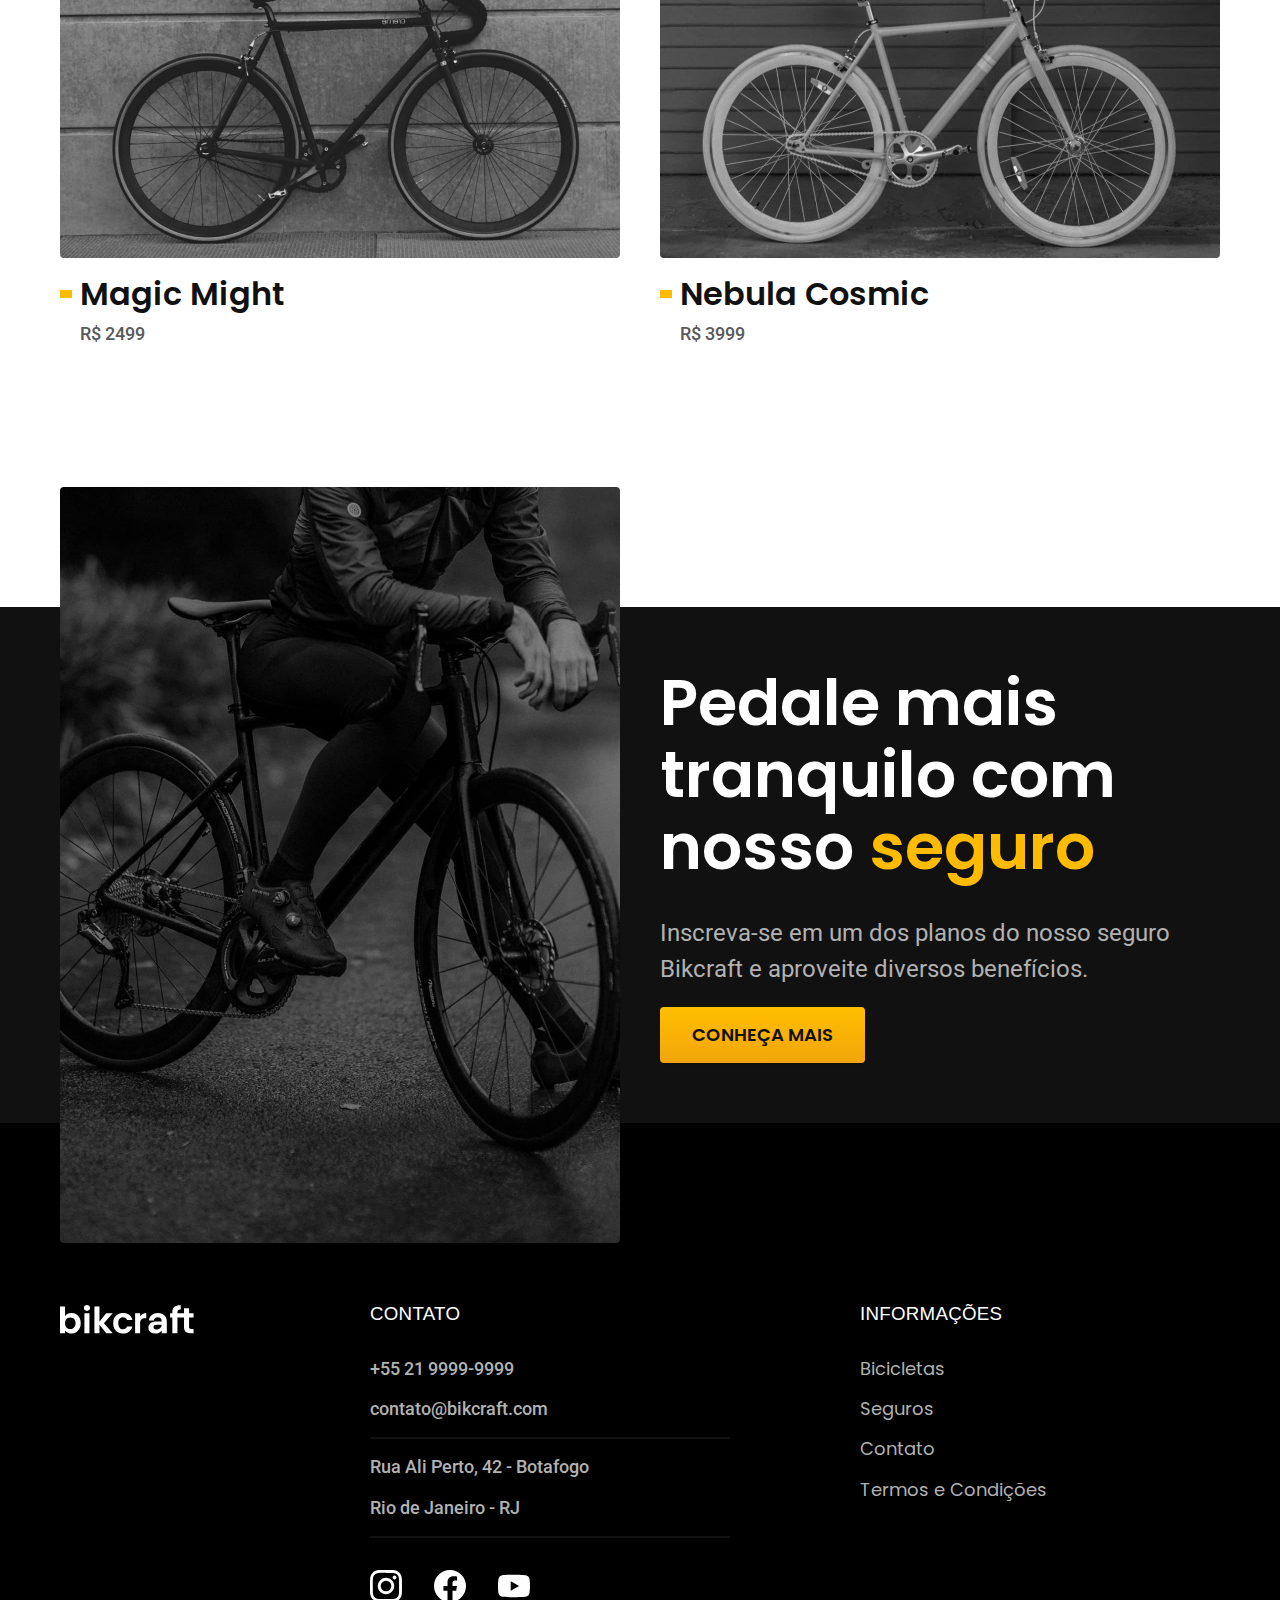
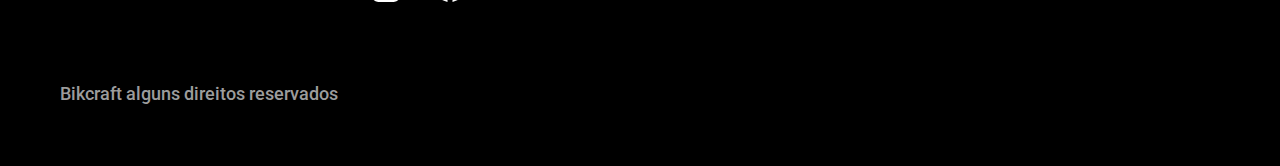
<file: bicicletas/nimbus.html>
<!DOCTYPE html>
<html lang="pt-br">

<head>
  <meta charset="UTF-8">
  <meta name="viewport" content="width=device-width, initial-scale=1.0">
  <title>Nimbus | Bikcraft</title>
  <meta name="description" content="Nimbus">

  <link rel="stylesheet" href="../css/style.css">

  <link rel="preconnect" href="https://fonts.googleapis.com">
  <link rel="preconnect" href="https://fonts.gstatic.com" crossorigin>
  <link href="https://fonts.googleapis.com/css2?family=Merriweather:ital,wght@1,900&family=Poppins:wght@400;600&family=Roboto:wght@400;500&display=swap" rel="stylesheet">
</head>

<body id="bicicleta">
  <header class="header-bg">
    <div class="header container">
      <a href="../">
        <img src="../img/bikcraft.svg" alt="Bikcraft">
      </a>

      <nav aria-label="primaria">
        <ul class="header-menu font-1-m cor-0">
          <li><a href="../bicicletas.html">Bicicletas</a></li>
          <li><a href="../seguros.html">Seguros</a></li>
          <li><a href="../contato.html">Contato</a></li>
        </ul>
      </nav>
    </div>
  </header>

  <main class="titulo-bg">
    <div>
      <div class="titulo container">
        <p class="font-2-xl cor-5">R$ 4999</p>
        <h1 class="font-1-xxl cor-0">Nimbus Stark<span class="cor-p1">.</span></h1>
      </div>
    </div>
    <div class="bicicleta container">
      <div class="bicicleta-imagens">
        <img src="../img/bicicleta/nimbus1.jpg" alt="">
        <img src="../img/bicicleta/nimbus2.jpg" alt="">
        <img src="../img/bicicleta/nimbus3.jpg" alt="">
      </div>

      <div class="bicicleta-conteudo">
        <p class="font-2-l cor-5">A Nimbus Stark é a melhor Bikcraft já criada pela nossa equipe. Ela vem equipada com os melhores acessórios, o que garante maior velocidade.</p>
        <div class="bicicleta-comprar">
          <a class="botao" href="../orcamento.html">Comprar Agora</a>
          <span class="font-1-xs cor-6"><img src="../img/icones/entrega.svg" alt=""> entrega em 5 dias</span>
          <span class="font-1-xs cor-6"><img src="../img/icones/estoque.svg" alt=""> 18 em estoque</span>
        </div>

        <h2 class="font-1-xs cor-0">Informações</h2>
        <ul class="bicicleta-informacoes">
          <li>
            <img src="../img/icones/eletrica.svg" alt="">
            <h3 class="font-1-m cor-0">Motor Elétrico</h3>
            <p class="font-2-xs cor-5">Permite você viajar distâncias inimaginaveis com a sua bike.</p>
          </li>
          <li>
            <img src="../img/icones/velocidade.svg" alt="">
            <h3 class="font-1-m cor-0">40 km/h</h3>
            <p class="font-2-xs cor-5">A mais rápida bicicleta elétrica disponível hoje no mercado.</p>
          </li>
          <li>
            <img src="../img/icones/rastreador.svg" alt="">
            <h3 class="font-1-m cor-0">Rastreador</h3>
            <p class="font-2-xs cor-5">Rastreador e sistema anti-furto para garantir o seu sossego.</p>
          </li>
          <li>
            <img src="../img/icones/carbono.svg" alt="">
            <h3 class="font-1-m cor-0">Fibra de Carbono</h3>
            <p class="font-2-xs cor-5">Maior proteção possível para a sua Bikcraft com fibra de carbono.</p>
          </li>
        </ul>
        <h2 class="font-1-xs cor-0">Ficha Técnica</h2>
        <ul class="bicicleta-ficha font-2-s cor-4">
          <li>Peso <span>9kg</span></li>
          <li>Altura <span>60cm</span></li>
          <li>Largura <span>120cm</span></li>
          <li>Profundidade <span>10cm</span></li>
          <li>Margem <span>16cm</span></li>
          <li>Roda <span>29cm</span></li>
        </ul>
      </div>
    </div>
  </main>

  <article class="bicicletas-listas container">
    <h2 class="font-1-xxl">escolha a sua<span class="cor-p1">.</span></h2>

    <ul>
      <li>
        <a href="./magic.html">
          <img src="../img/bicicletas/magic.jpg" alt="Bicicleta preta">
          <h3 class="font-1-xl">Magic Might</h3>
          <span class="font-2-m cor-8">R$ 2499</span>
        </a>
      </li>

      <li>
        <a href="./nebula.html">
          <img src="../img/bicicletas/nebula.jpg" alt="Bicicleta preta">
          <h3 class="font-1-xl">Nebula Cosmic</h3>
          <span class="font-2-m cor-8">R$ 3999</span>
        </a>
      </li>
    </ul>
  </article>

  <article class="seguro-bg">
    <div class="seguro container">
      <div class="seguro-imagem">
        <img src="../img/fotos/seguros.jpg" alt="Pesso parada em cima de uma bicicleta">
      </div>
      <div class="seguro-conteudo">
        <h2 class="font-1-xxl cor-0">Pedale mais tranquilo com nosso <span class="cor-p1">seguro</span></h2>
        <p class="font-2-l cor-5">Inscreva-se em um dos planos do nosso seguro Bikcraft e aproveite diversos benefícios.</p>
        <a class="botao" href="../seguros.html">Conheça Mais</a>
      </div>
    </div>
  </article>

  <footer class="footer-bg">
    <div class="footer container">
      <img src="../img/bikcraft.svg" alt="Bikcraft">
      <div class="footer-contato">
        <h3 class="font-2-l-b cor-0">Contato</h3>
        <ul class="font-2-m cor-5">
          <li><a href="tel:+552199999999">+55 21 9999-9999</a></li>
          <li><a href="mailto:contato@bikcraft.com">contato@bikcraft.com</a></li>
          <li>Rua Ali Perto, 42 - Botafogo</li>
          <li>Rio de Janeiro - RJ</li>
        </ul>
        <div class="footer-redes">
          <a href="../">
            <img src="../img/redes/instagram.svg" alt="Instagram">
          </a>
          <a href="../">
            <img src="../img/redes/facebook.svg" alt="Facebook">
          </a>
          <a href="./">
            <img src="../img/redes/youtube.svg" alt="Youtube">
          </a>
        </div>
      </div>
      <div class="footer-informacoes">
        <h3 class="font-2-l-b cor-0">Informações</h3>
        <nav>
          <ul class="font-1-m cor-5">
            <li><a href="../bicicletas.html">Bicicletas</a></li>
            <li><a href="../seguros.html">Seguros</a></li>
            <li><a href="../contato.html">Contato</a></li>
            <li><a href="../termos.html">Termos e Condições</a></li>
          </ul>
        </nav>
      </div>
      <p class="footer-copy font-2-m cor-6">Bikcraft alguns direitos reservados</p>
    </div>
  </footer>
</body>

</html>
</file>
<file: css/style.css>
@import "./global/global.css";
@import './utilidades/tipografia.css';
@import './utilidades/cores.css';


@import "./global/header.css";
@import "./global/footer.css";

/*Utilidades*/
@import './utilidades/componentes.css';
@import './utilidades/formulario.css';

/*Home*/
@import "./home/introducao.css";
@import "./home/tecnologia.css";
@import "./home/parceiros.css";
@import "./home/depoimentos.css";

/*Bicicletas*/
@import "./bicicletas/bicicletas-lista.css";
@import "./bicicletas/bicicletas.css";

/*Bicicleta*/
@import "./bicicleta/bicicleta.css";
@import "./bicicleta/seguro.css";


/*Seguros*/
@import "./seguros/seguros.css";
@import "./seguros/vantagens.css";
@import "./seguros/perguntas.css";

/*Contato*/
@import "./contato/contato.css";
@import "./contato/lojas.css";

/*Orçamento*/
@import "./orcamento/orcamento.css";

/*Termos*/
@import "./termos/termos.css";
</file>
